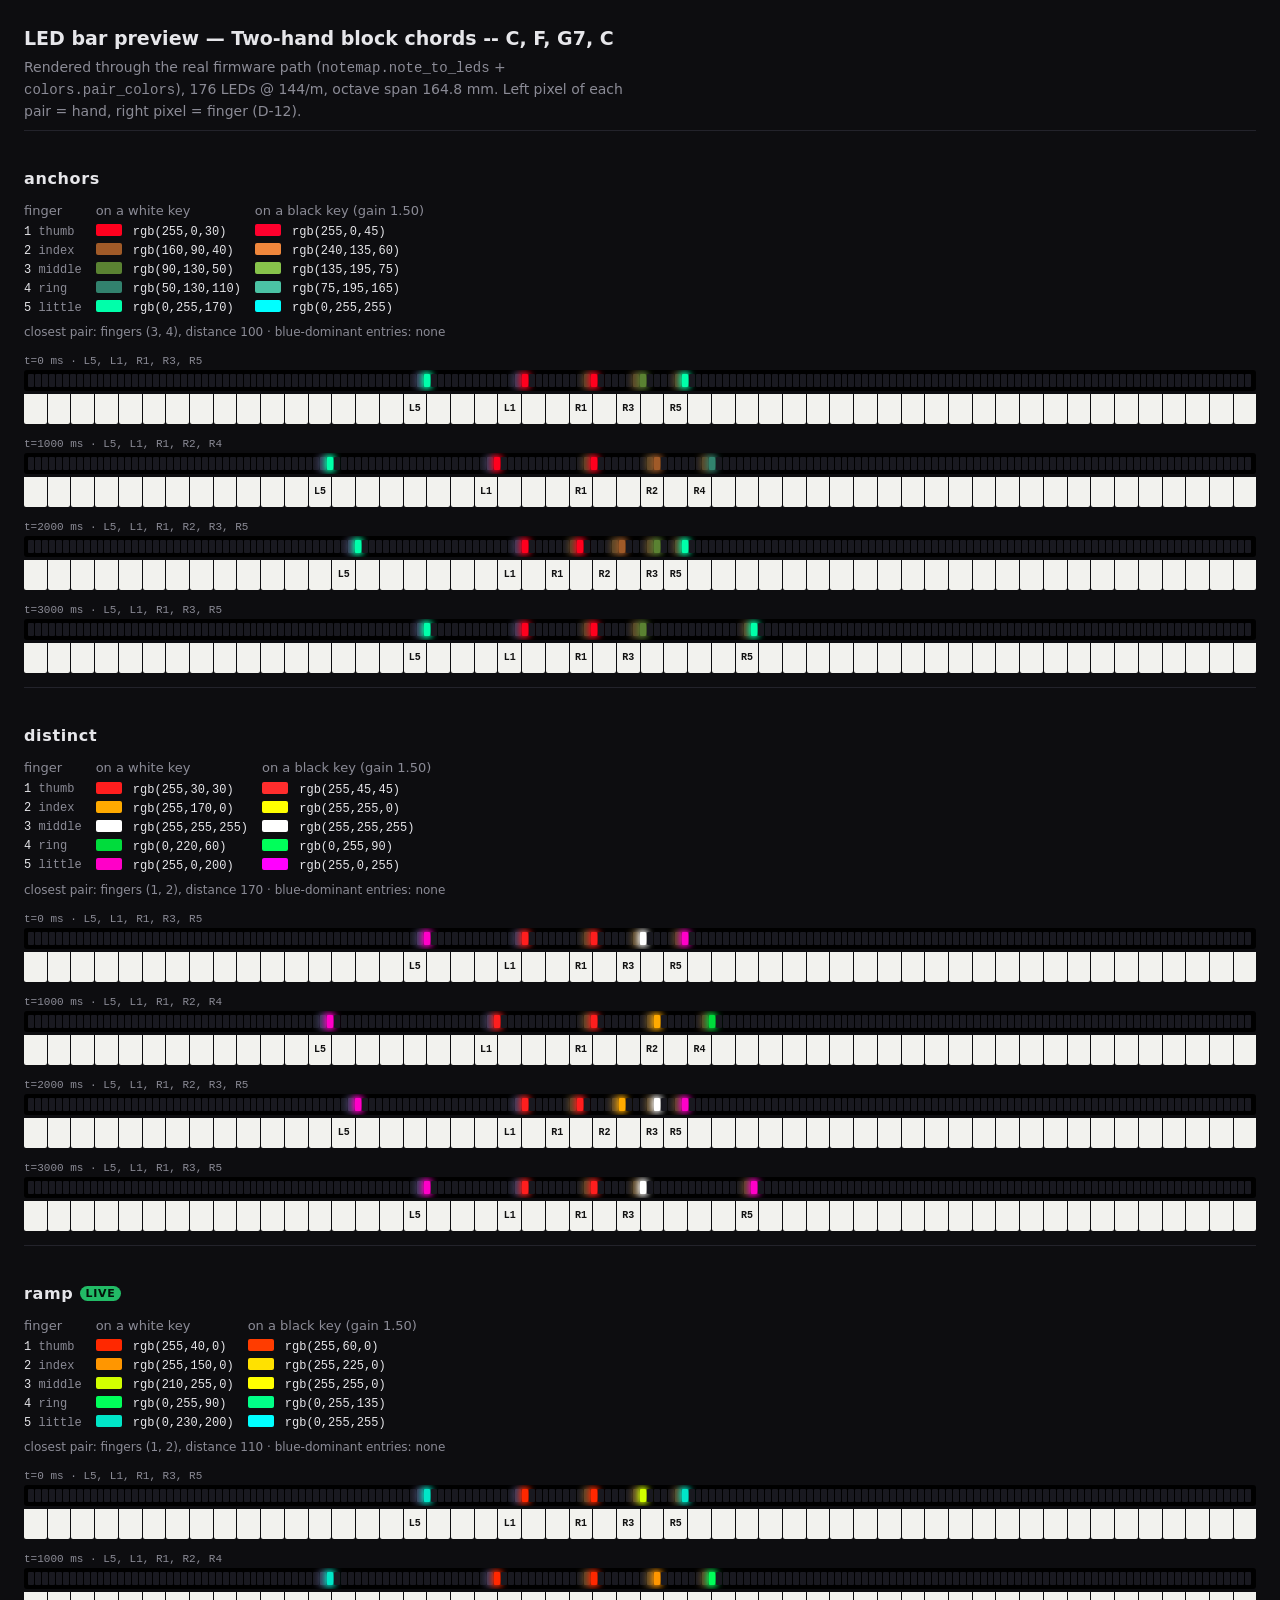
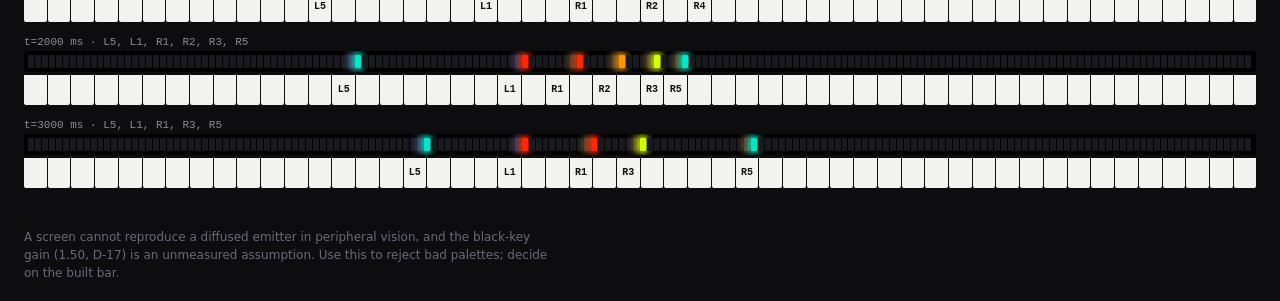
<file: tools/preview_bar.html>
<!doctype html>
<meta charset="utf-8">
<title>LED bar preview</title>
<style>
 :root{color-scheme:dark}
 body{margin:0;padding:24px;background:#0d0d10;color:#e6e6ea;
      font:14px/1.5 ui-sans-serif,system-ui,Segoe UI,sans-serif}
 h1{font-size:19px;margin:0 0 4px}
 h2{font-size:16px;margin:32px 0 8px;text-transform:lowercase;letter-spacing:.04em}
 .sub{color:#8b8b96;margin:0 0 8px;max-width:70ch}
 .live{font-size:11px;background:#2b6;color:#04120a;padding:1px 6px;border-radius:99px;
       vertical-align:middle;text-transform:uppercase;letter-spacing:.06em}
 section{border-top:1px solid #23232b;padding-top:4px}
 .strip{display:flex;gap:1px;background:#000;padding:4px;border-radius:3px;
        overflow-x:auto}
 .strip i{flex:1 0 3px;height:13px;border-radius:1px}
 .strip i.off{background:#191920}
 .keys{display:flex;gap:1px;margin-top:3px;overflow-x:auto}
 .keys b{flex:1 0 5px;height:30px;background:#f2f2ee;border-radius:0 0 2px 2px;
         color:#111;font:10px/30px ui-monospace,monospace;text-align:center;
         font-weight:600}
 .frame{margin:14px 0}
 .t{color:#8b8b96;font:11px ui-monospace,monospace;margin-bottom:3px}
 .sw-table{border-collapse:collapse;margin:6px 0;font-size:13px}
 .sw-table th{text-align:left;color:#8b8b96;font-weight:500;padding:2px 14px 2px 0}
 .sw-table td{padding:2px 14px 2px 0;font:12px ui-monospace,monospace}
 .nm{color:#8b8b96}
 .sw{display:inline-block;width:26px;height:12px;border-radius:2px;
     vertical-align:-1px;margin-right:4px}
 .meta{color:#8b8b96;font-size:12px;margin:2px 0 0}
 footer{margin-top:40px;color:#6a6a76;font-size:12px;max-width:70ch}
</style>
<h1>LED bar preview &mdash; Two-hand block chords -- C, F, G7, C</h1>
<p class="sub">Rendered through the real firmware path
(<code>notemap.note_to_leds</code> + <code>colors.pair_colors</code>), 176 LEDs @ 144/m,
octave span 164.8&nbsp;mm. Left pixel of each pair = hand, right pixel = finger (D-12).</p>
<section><h2>anchors</h2><table class="sw-table"><tr><th>finger</th><th>on a white key</th><th>on a black key (gain 1.50)</th></tr><tr><td>1 <span class="nm">thumb</span></td><td><span class="sw" style="background:rgb(255,0,30)"></span> rgb(255,0,30)</td><td><span class="sw" style="background:rgb(255,0,45)"></span> rgb(255,0,45)</td></tr><tr><td>2 <span class="nm">index</span></td><td><span class="sw" style="background:rgb(160,90,40)"></span> rgb(160,90,40)</td><td><span class="sw" style="background:rgb(240,135,60)"></span> rgb(240,135,60)</td></tr><tr><td>3 <span class="nm">middle</span></td><td><span class="sw" style="background:rgb(90,130,50)"></span> rgb(90,130,50)</td><td><span class="sw" style="background:rgb(135,195,75)"></span> rgb(135,195,75)</td></tr><tr><td>4 <span class="nm">ring</span></td><td><span class="sw" style="background:rgb(50,130,110)"></span> rgb(50,130,110)</td><td><span class="sw" style="background:rgb(75,195,165)"></span> rgb(75,195,165)</td></tr><tr><td>5 <span class="nm">little</span></td><td><span class="sw" style="background:rgb(0,255,170)"></span> rgb(0,255,170)</td><td><span class="sw" style="background:rgb(0,255,255)"></span> rgb(0,255,255)</td></tr></table><p class="meta">closest pair: fingers (3, 4), distance 100 &middot; blue-dominant entries: none</p><div class="frames"><div class="frame"><div class="t">t=0 ms &middot; L5, L1, R1, R3, R5</div><div class="strip"><i class="off"></i><i class="off"></i><i class="off"></i><i class="off"></i><i class="off"></i><i class="off"></i><i class="off"></i><i class="off"></i><i class="off"></i><i class="off"></i><i class="off"></i><i class="off"></i><i class="off"></i><i class="off"></i><i class="off"></i><i class="off"></i><i class="off"></i><i class="off"></i><i class="off"></i><i class="off"></i><i class="off"></i><i class="off"></i><i class="off"></i><i class="off"></i><i class="off"></i><i class="off"></i><i class="off"></i><i class="off"></i><i class="off"></i><i class="off"></i><i class="off"></i><i class="off"></i><i class="off"></i><i class="off"></i><i class="off"></i><i class="off"></i><i class="off"></i><i class="off"></i><i class="off"></i><i class="off"></i><i class="off"></i><i class="off"></i><i class="off"></i><i class="off"></i><i class="off"></i><i class="off"></i><i class="off"></i><i class="off"></i><i class="off"></i><i class="off"></i><i class="off"></i><i class="off"></i><i class="off"></i><i class="off"></i><i class="off"></i><i class="off"></i><i style="background:rgb(60,60,90);box-shadow:0 0 6px 2px rgb(60,60,90)"></i><i style="background:rgb(0,255,170);box-shadow:0 0 6px 2px rgb(0,255,170)"></i><i class="off"></i><i class="off"></i><i class="off"></i><i class="off"></i><i class="off"></i><i class="off"></i><i class="off"></i><i class="off"></i><i class="off"></i><i class="off"></i><i class="off"></i><i class="off"></i><i style="background:rgb(60,60,90);box-shadow:0 0 6px 2px rgb(60,60,90)"></i><i style="background:rgb(255,0,30);box-shadow:0 0 6px 2px rgb(255,0,30)"></i><i class="off"></i><i class="off"></i><i class="off"></i><i class="off"></i><i class="off"></i><i class="off"></i><i class="off"></i><i class="off"></i><i style="background:rgb(90,70,40);box-shadow:0 0 6px 2px rgb(90,70,40)"></i><i style="background:rgb(255,0,30);box-shadow:0 0 6px 2px rgb(255,0,30)"></i><i class="off"></i><i class="off"></i><i class="off"></i><i class="off"></i><i class="off"></i><i style="background:rgb(90,70,40);box-shadow:0 0 6px 2px rgb(90,70,40)"></i><i style="background:rgb(90,130,50);box-shadow:0 0 6px 2px rgb(90,130,50)"></i><i class="off"></i><i class="off"></i><i class="off"></i><i class="off"></i><i style="background:rgb(90,70,40);box-shadow:0 0 6px 2px rgb(90,70,40)"></i><i style="background:rgb(0,255,170);box-shadow:0 0 6px 2px rgb(0,255,170)"></i><i class="off"></i><i class="off"></i><i class="off"></i><i class="off"></i><i class="off"></i><i class="off"></i><i class="off"></i><i class="off"></i><i class="off"></i><i class="off"></i><i class="off"></i><i class="off"></i><i class="off"></i><i class="off"></i><i class="off"></i><i class="off"></i><i class="off"></i><i class="off"></i><i class="off"></i><i class="off"></i><i class="off"></i><i class="off"></i><i class="off"></i><i class="off"></i><i class="off"></i><i class="off"></i><i class="off"></i><i class="off"></i><i class="off"></i><i class="off"></i><i class="off"></i><i class="off"></i><i class="off"></i><i class="off"></i><i class="off"></i><i class="off"></i><i class="off"></i><i class="off"></i><i class="off"></i><i class="off"></i><i class="off"></i><i class="off"></i><i class="off"></i><i class="off"></i><i class="off"></i><i class="off"></i><i class="off"></i><i class="off"></i><i class="off"></i><i class="off"></i><i class="off"></i><i class="off"></i><i class="off"></i><i class="off"></i><i class="off"></i><i class="off"></i><i class="off"></i><i class="off"></i><i class="off"></i><i class="off"></i><i class="off"></i><i class="off"></i><i class="off"></i><i class="off"></i><i class="off"></i><i class="off"></i><i class="off"></i><i class="off"></i><i class="off"></i><i class="off"></i><i class="off"></i><i class="off"></i><i class="off"></i><i class="off"></i><i class="off"></i><i class="off"></i><i class="off"></i><i class="off"></i><i class="off"></i><i class="off"></i><i class="off"></i></div><div class="keys"><b class="w"></b><b class="w"></b><b class="w"></b><b class="w"></b><b class="w"></b><b class="w"></b><b class="w"></b><b class="w"></b><b class="w"></b><b class="w"></b><b class="w"></b><b class="w"></b><b class="w"></b><b class="w"></b><b class="w"></b><b class="w"></b><b class="w style="background:rgb(0,230,200)"">L5</b><b class="w"></b><b class="w"></b><b class="w"></b><b class="w style="background:rgb(255,40,0)"">L1</b><b class="w"></b><b class="w"></b><b class="w style="background:rgb(255,40,0)"">R1</b><b class="w"></b><b class="w style="background:rgb(210,255,0)"">R3</b><b class="w"></b><b class="w style="background:rgb(0,230,200)"">R5</b><b class="w"></b><b class="w"></b><b class="w"></b><b class="w"></b><b class="w"></b><b class="w"></b><b class="w"></b><b class="w"></b><b class="w"></b><b class="w"></b><b class="w"></b><b class="w"></b><b class="w"></b><b class="w"></b><b class="w"></b><b class="w"></b><b class="w"></b><b class="w"></b><b class="w"></b><b class="w"></b><b class="w"></b><b class="w"></b><b class="w"></b><b class="w"></b></div></div><div class="frame"><div class="t">t=1000 ms &middot; L5, L1, R1, R2, R4</div><div class="strip"><i class="off"></i><i class="off"></i><i class="off"></i><i class="off"></i><i class="off"></i><i class="off"></i><i class="off"></i><i class="off"></i><i class="off"></i><i class="off"></i><i class="off"></i><i class="off"></i><i class="off"></i><i class="off"></i><i class="off"></i><i class="off"></i><i class="off"></i><i class="off"></i><i class="off"></i><i class="off"></i><i class="off"></i><i class="off"></i><i class="off"></i><i class="off"></i><i class="off"></i><i class="off"></i><i class="off"></i><i class="off"></i><i class="off"></i><i class="off"></i><i class="off"></i><i class="off"></i><i class="off"></i><i class="off"></i><i class="off"></i><i class="off"></i><i class="off"></i><i class="off"></i><i class="off"></i><i class="off"></i><i class="off"></i><i class="off"></i><i style="background:rgb(60,60,90);box-shadow:0 0 6px 2px rgb(60,60,90)"></i><i style="background:rgb(0,255,170);box-shadow:0 0 6px 2px rgb(0,255,170)"></i><i class="off"></i><i class="off"></i><i class="off"></i><i class="off"></i><i class="off"></i><i class="off"></i><i class="off"></i><i class="off"></i><i class="off"></i><i class="off"></i><i class="off"></i><i class="off"></i><i class="off"></i><i class="off"></i><i class="off"></i><i class="off"></i><i class="off"></i><i class="off"></i><i class="off"></i><i class="off"></i><i class="off"></i><i class="off"></i><i style="background:rgb(60,60,90);box-shadow:0 0 6px 2px rgb(60,60,90)"></i><i style="background:rgb(255,0,30);box-shadow:0 0 6px 2px rgb(255,0,30)"></i><i class="off"></i><i class="off"></i><i class="off"></i><i class="off"></i><i class="off"></i><i class="off"></i><i class="off"></i><i class="off"></i><i class="off"></i><i class="off"></i><i class="off"></i><i class="off"></i><i style="background:rgb(90,70,40);box-shadow:0 0 6px 2px rgb(90,70,40)"></i><i style="background:rgb(255,0,30);box-shadow:0 0 6px 2px rgb(255,0,30)"></i><i class="off"></i><i class="off"></i><i class="off"></i><i class="off"></i><i class="off"></i><i class="off"></i><i class="off"></i><i style="background:rgb(90,70,40);box-shadow:0 0 6px 2px rgb(90,70,40)"></i><i style="background:rgb(160,90,40);box-shadow:0 0 6px 2px rgb(160,90,40)"></i><i class="off"></i><i class="off"></i><i class="off"></i><i class="off"></i><i class="off"></i><i class="off"></i><i style="background:rgb(90,70,40);box-shadow:0 0 6px 2px rgb(90,70,40)"></i><i style="background:rgb(50,130,110);box-shadow:0 0 6px 2px rgb(50,130,110)"></i><i class="off"></i><i class="off"></i><i class="off"></i><i class="off"></i><i class="off"></i><i class="off"></i><i class="off"></i><i class="off"></i><i class="off"></i><i class="off"></i><i class="off"></i><i class="off"></i><i class="off"></i><i class="off"></i><i class="off"></i><i class="off"></i><i class="off"></i><i class="off"></i><i class="off"></i><i class="off"></i><i class="off"></i><i class="off"></i><i class="off"></i><i class="off"></i><i class="off"></i><i class="off"></i><i class="off"></i><i class="off"></i><i class="off"></i><i class="off"></i><i class="off"></i><i class="off"></i><i class="off"></i><i class="off"></i><i class="off"></i><i class="off"></i><i class="off"></i><i class="off"></i><i class="off"></i><i class="off"></i><i class="off"></i><i class="off"></i><i class="off"></i><i class="off"></i><i class="off"></i><i class="off"></i><i class="off"></i><i class="off"></i><i class="off"></i><i class="off"></i><i class="off"></i><i class="off"></i><i class="off"></i><i class="off"></i><i class="off"></i><i class="off"></i><i class="off"></i><i class="off"></i><i class="off"></i><i class="off"></i><i class="off"></i><i class="off"></i><i class="off"></i><i class="off"></i><i class="off"></i><i class="off"></i><i class="off"></i><i class="off"></i><i class="off"></i><i class="off"></i><i class="off"></i><i class="off"></i><i class="off"></i><i class="off"></i><i class="off"></i><i class="off"></i><i class="off"></i></div><div class="keys"><b class="w"></b><b class="w"></b><b class="w"></b><b class="w"></b><b class="w"></b><b class="w"></b><b class="w"></b><b class="w"></b><b class="w"></b><b class="w"></b><b class="w"></b><b class="w"></b><b class="w style="background:rgb(0,230,200)"">L5</b><b class="w"></b><b class="w"></b><b class="w"></b><b class="w"></b><b class="w"></b><b class="w"></b><b class="w style="background:rgb(255,40,0)"">L1</b><b class="w"></b><b class="w"></b><b class="w"></b><b class="w style="background:rgb(255,40,0)"">R1</b><b class="w"></b><b class="w"></b><b class="w style="background:rgb(255,150,0)"">R2</b><b class="w"></b><b class="w style="background:rgb(0,255,90)"">R4</b><b class="w"></b><b class="w"></b><b class="w"></b><b class="w"></b><b class="w"></b><b class="w"></b><b class="w"></b><b class="w"></b><b class="w"></b><b class="w"></b><b class="w"></b><b class="w"></b><b class="w"></b><b class="w"></b><b class="w"></b><b class="w"></b><b class="w"></b><b class="w"></b><b class="w"></b><b class="w"></b><b class="w"></b><b class="w"></b><b class="w"></b></div></div><div class="frame"><div class="t">t=2000 ms &middot; L5, L1, R1, R2, R3, R5</div><div class="strip"><i class="off"></i><i class="off"></i><i class="off"></i><i class="off"></i><i class="off"></i><i class="off"></i><i class="off"></i><i class="off"></i><i class="off"></i><i class="off"></i><i class="off"></i><i class="off"></i><i class="off"></i><i class="off"></i><i class="off"></i><i class="off"></i><i class="off"></i><i class="off"></i><i class="off"></i><i class="off"></i><i class="off"></i><i class="off"></i><i class="off"></i><i class="off"></i><i class="off"></i><i class="off"></i><i class="off"></i><i class="off"></i><i class="off"></i><i class="off"></i><i class="off"></i><i class="off"></i><i class="off"></i><i class="off"></i><i class="off"></i><i class="off"></i><i class="off"></i><i class="off"></i><i class="off"></i><i class="off"></i><i class="off"></i><i class="off"></i><i class="off"></i><i class="off"></i><i class="off"></i><i class="off"></i><i style="background:rgb(60,60,90);box-shadow:0 0 6px 2px rgb(60,60,90)"></i><i style="background:rgb(0,255,170);box-shadow:0 0 6px 2px rgb(0,255,170)"></i><i class="off"></i><i class="off"></i><i class="off"></i><i class="off"></i><i class="off"></i><i class="off"></i><i class="off"></i><i class="off"></i><i class="off"></i><i class="off"></i><i class="off"></i><i class="off"></i><i class="off"></i><i class="off"></i><i class="off"></i><i class="off"></i><i class="off"></i><i class="off"></i><i class="off"></i><i class="off"></i><i class="off"></i><i class="off"></i><i style="background:rgb(60,60,90);box-shadow:0 0 6px 2px rgb(60,60,90)"></i><i style="background:rgb(255,0,30);box-shadow:0 0 6px 2px rgb(255,0,30)"></i><i class="off"></i><i class="off"></i><i class="off"></i><i class="off"></i><i class="off"></i><i class="off"></i><i style="background:rgb(90,70,40);box-shadow:0 0 6px 2px rgb(90,70,40)"></i><i style="background:rgb(255,0,30);box-shadow:0 0 6px 2px rgb(255,0,30)"></i><i class="off"></i><i class="off"></i><i class="off"></i><i class="off"></i><i style="background:rgb(90,70,40);box-shadow:0 0 6px 2px rgb(90,70,40)"></i><i style="background:rgb(160,90,40);box-shadow:0 0 6px 2px rgb(160,90,40)"></i><i class="off"></i><i class="off"></i><i class="off"></i><i style="background:rgb(90,70,40);box-shadow:0 0 6px 2px rgb(90,70,40)"></i><i style="background:rgb(90,130,50);box-shadow:0 0 6px 2px rgb(90,130,50)"></i><i class="off"></i><i class="off"></i><i style="background:rgb(90,70,40);box-shadow:0 0 6px 2px rgb(90,70,40)"></i><i style="background:rgb(0,255,170);box-shadow:0 0 6px 2px rgb(0,255,170)"></i><i class="off"></i><i class="off"></i><i class="off"></i><i class="off"></i><i class="off"></i><i class="off"></i><i class="off"></i><i class="off"></i><i class="off"></i><i class="off"></i><i class="off"></i><i class="off"></i><i class="off"></i><i class="off"></i><i class="off"></i><i class="off"></i><i class="off"></i><i class="off"></i><i class="off"></i><i class="off"></i><i class="off"></i><i class="off"></i><i class="off"></i><i class="off"></i><i class="off"></i><i class="off"></i><i class="off"></i><i class="off"></i><i class="off"></i><i class="off"></i><i class="off"></i><i class="off"></i><i class="off"></i><i class="off"></i><i class="off"></i><i class="off"></i><i class="off"></i><i class="off"></i><i class="off"></i><i class="off"></i><i class="off"></i><i class="off"></i><i class="off"></i><i class="off"></i><i class="off"></i><i class="off"></i><i class="off"></i><i class="off"></i><i class="off"></i><i class="off"></i><i class="off"></i><i class="off"></i><i class="off"></i><i class="off"></i><i class="off"></i><i class="off"></i><i class="off"></i><i class="off"></i><i class="off"></i><i class="off"></i><i class="off"></i><i class="off"></i><i class="off"></i><i class="off"></i><i class="off"></i><i class="off"></i><i class="off"></i><i class="off"></i><i class="off"></i><i class="off"></i><i class="off"></i><i class="off"></i><i class="off"></i><i class="off"></i><i class="off"></i><i class="off"></i><i class="off"></i><i class="off"></i><i class="off"></i><i class="off"></i><i class="off"></i></div><div class="keys"><b class="w"></b><b class="w"></b><b class="w"></b><b class="w"></b><b class="w"></b><b class="w"></b><b class="w"></b><b class="w"></b><b class="w"></b><b class="w"></b><b class="w"></b><b class="w"></b><b class="w"></b><b class="w style="background:rgb(0,230,200)"">L5</b><b class="w"></b><b class="w"></b><b class="w"></b><b class="w"></b><b class="w"></b><b class="w"></b><b class="w style="background:rgb(255,40,0)"">L1</b><b class="w"></b><b class="w style="background:rgb(255,40,0)"">R1</b><b class="w"></b><b class="w style="background:rgb(255,150,0)"">R2</b><b class="w"></b><b class="w style="background:rgb(210,255,0)"">R3</b><b class="w style="background:rgb(0,230,200)"">R5</b><b class="w"></b><b class="w"></b><b class="w"></b><b class="w"></b><b class="w"></b><b class="w"></b><b class="w"></b><b class="w"></b><b class="w"></b><b class="w"></b><b class="w"></b><b class="w"></b><b class="w"></b><b class="w"></b><b class="w"></b><b class="w"></b><b class="w"></b><b class="w"></b><b class="w"></b><b class="w"></b><b class="w"></b><b class="w"></b><b class="w"></b><b class="w"></b></div></div><div class="frame"><div class="t">t=3000 ms &middot; L5, L1, R1, R3, R5</div><div class="strip"><i class="off"></i><i class="off"></i><i class="off"></i><i class="off"></i><i class="off"></i><i class="off"></i><i class="off"></i><i class="off"></i><i class="off"></i><i class="off"></i><i class="off"></i><i class="off"></i><i class="off"></i><i class="off"></i><i class="off"></i><i class="off"></i><i class="off"></i><i class="off"></i><i class="off"></i><i class="off"></i><i class="off"></i><i class="off"></i><i class="off"></i><i class="off"></i><i class="off"></i><i class="off"></i><i class="off"></i><i class="off"></i><i class="off"></i><i class="off"></i><i class="off"></i><i class="off"></i><i class="off"></i><i class="off"></i><i class="off"></i><i class="off"></i><i class="off"></i><i class="off"></i><i class="off"></i><i class="off"></i><i class="off"></i><i class="off"></i><i class="off"></i><i class="off"></i><i class="off"></i><i class="off"></i><i class="off"></i><i class="off"></i><i class="off"></i><i class="off"></i><i class="off"></i><i class="off"></i><i class="off"></i><i class="off"></i><i class="off"></i><i class="off"></i><i style="background:rgb(60,60,90);box-shadow:0 0 6px 2px rgb(60,60,90)"></i><i style="background:rgb(0,255,170);box-shadow:0 0 6px 2px rgb(0,255,170)"></i><i class="off"></i><i class="off"></i><i class="off"></i><i class="off"></i><i class="off"></i><i class="off"></i><i class="off"></i><i class="off"></i><i class="off"></i><i class="off"></i><i class="off"></i><i class="off"></i><i style="background:rgb(60,60,90);box-shadow:0 0 6px 2px rgb(60,60,90)"></i><i style="background:rgb(255,0,30);box-shadow:0 0 6px 2px rgb(255,0,30)"></i><i class="off"></i><i class="off"></i><i class="off"></i><i class="off"></i><i class="off"></i><i class="off"></i><i class="off"></i><i class="off"></i><i style="background:rgb(90,70,40);box-shadow:0 0 6px 2px rgb(90,70,40)"></i><i style="background:rgb(255,0,30);box-shadow:0 0 6px 2px rgb(255,0,30)"></i><i class="off"></i><i class="off"></i><i class="off"></i><i class="off"></i><i class="off"></i><i style="background:rgb(90,70,40);box-shadow:0 0 6px 2px rgb(90,70,40)"></i><i style="background:rgb(90,130,50);box-shadow:0 0 6px 2px rgb(90,130,50)"></i><i class="off"></i><i class="off"></i><i class="off"></i><i class="off"></i><i class="off"></i><i class="off"></i><i class="off"></i><i class="off"></i><i class="off"></i><i class="off"></i><i class="off"></i><i class="off"></i><i class="off"></i><i class="off"></i><i style="background:rgb(90,70,40);box-shadow:0 0 6px 2px rgb(90,70,40)"></i><i style="background:rgb(0,255,170);box-shadow:0 0 6px 2px rgb(0,255,170)"></i><i class="off"></i><i class="off"></i><i class="off"></i><i class="off"></i><i class="off"></i><i class="off"></i><i class="off"></i><i class="off"></i><i class="off"></i><i class="off"></i><i class="off"></i><i class="off"></i><i class="off"></i><i class="off"></i><i class="off"></i><i class="off"></i><i class="off"></i><i class="off"></i><i class="off"></i><i class="off"></i><i class="off"></i><i class="off"></i><i class="off"></i><i class="off"></i><i class="off"></i><i class="off"></i><i class="off"></i><i class="off"></i><i class="off"></i><i class="off"></i><i class="off"></i><i class="off"></i><i class="off"></i><i class="off"></i><i class="off"></i><i class="off"></i><i class="off"></i><i class="off"></i><i class="off"></i><i class="off"></i><i class="off"></i><i class="off"></i><i class="off"></i><i class="off"></i><i class="off"></i><i class="off"></i><i class="off"></i><i class="off"></i><i class="off"></i><i class="off"></i><i class="off"></i><i class="off"></i><i class="off"></i><i class="off"></i><i class="off"></i><i class="off"></i><i class="off"></i><i class="off"></i><i class="off"></i><i class="off"></i><i class="off"></i><i class="off"></i><i class="off"></i><i class="off"></i><i class="off"></i><i class="off"></i><i class="off"></i><i class="off"></i><i class="off"></i><i class="off"></i><i class="off"></i></div><div class="keys"><b class="w"></b><b class="w"></b><b class="w"></b><b class="w"></b><b class="w"></b><b class="w"></b><b class="w"></b><b class="w"></b><b class="w"></b><b class="w"></b><b class="w"></b><b class="w"></b><b class="w"></b><b class="w"></b><b class="w"></b><b class="w"></b><b class="w style="background:rgb(0,230,200)"">L5</b><b class="w"></b><b class="w"></b><b class="w"></b><b class="w style="background:rgb(255,40,0)"">L1</b><b class="w"></b><b class="w"></b><b class="w style="background:rgb(255,40,0)"">R1</b><b class="w"></b><b class="w style="background:rgb(210,255,0)"">R3</b><b class="w"></b><b class="w"></b><b class="w"></b><b class="w"></b><b class="w style="background:rgb(0,230,200)"">R5</b><b class="w"></b><b class="w"></b><b class="w"></b><b class="w"></b><b class="w"></b><b class="w"></b><b class="w"></b><b class="w"></b><b class="w"></b><b class="w"></b><b class="w"></b><b class="w"></b><b class="w"></b><b class="w"></b><b class="w"></b><b class="w"></b><b class="w"></b><b class="w"></b><b class="w"></b><b class="w"></b><b class="w"></b></div></div></div></section><section><h2>distinct</h2><table class="sw-table"><tr><th>finger</th><th>on a white key</th><th>on a black key (gain 1.50)</th></tr><tr><td>1 <span class="nm">thumb</span></td><td><span class="sw" style="background:rgb(255,30,30)"></span> rgb(255,30,30)</td><td><span class="sw" style="background:rgb(255,45,45)"></span> rgb(255,45,45)</td></tr><tr><td>2 <span class="nm">index</span></td><td><span class="sw" style="background:rgb(255,170,0)"></span> rgb(255,170,0)</td><td><span class="sw" style="background:rgb(255,255,0)"></span> rgb(255,255,0)</td></tr><tr><td>3 <span class="nm">middle</span></td><td><span class="sw" style="background:rgb(255,255,255)"></span> rgb(255,255,255)</td><td><span class="sw" style="background:rgb(255,255,255)"></span> rgb(255,255,255)</td></tr><tr><td>4 <span class="nm">ring</span></td><td><span class="sw" style="background:rgb(0,220,60)"></span> rgb(0,220,60)</td><td><span class="sw" style="background:rgb(0,255,90)"></span> rgb(0,255,90)</td></tr><tr><td>5 <span class="nm">little</span></td><td><span class="sw" style="background:rgb(255,0,200)"></span> rgb(255,0,200)</td><td><span class="sw" style="background:rgb(255,0,255)"></span> rgb(255,0,255)</td></tr></table><p class="meta">closest pair: fingers (1, 2), distance 170 &middot; blue-dominant entries: none</p><div class="frames"><div class="frame"><div class="t">t=0 ms &middot; L5, L1, R1, R3, R5</div><div class="strip"><i class="off"></i><i class="off"></i><i class="off"></i><i class="off"></i><i class="off"></i><i class="off"></i><i class="off"></i><i class="off"></i><i class="off"></i><i class="off"></i><i class="off"></i><i class="off"></i><i class="off"></i><i class="off"></i><i class="off"></i><i class="off"></i><i class="off"></i><i class="off"></i><i class="off"></i><i class="off"></i><i class="off"></i><i class="off"></i><i class="off"></i><i class="off"></i><i class="off"></i><i class="off"></i><i class="off"></i><i class="off"></i><i class="off"></i><i class="off"></i><i class="off"></i><i class="off"></i><i class="off"></i><i class="off"></i><i class="off"></i><i class="off"></i><i class="off"></i><i class="off"></i><i class="off"></i><i class="off"></i><i class="off"></i><i class="off"></i><i class="off"></i><i class="off"></i><i class="off"></i><i class="off"></i><i class="off"></i><i class="off"></i><i class="off"></i><i class="off"></i><i class="off"></i><i class="off"></i><i class="off"></i><i class="off"></i><i class="off"></i><i class="off"></i><i style="background:rgb(60,60,90);box-shadow:0 0 6px 2px rgb(60,60,90)"></i><i style="background:rgb(255,0,200);box-shadow:0 0 6px 2px rgb(255,0,200)"></i><i class="off"></i><i class="off"></i><i class="off"></i><i class="off"></i><i class="off"></i><i class="off"></i><i class="off"></i><i class="off"></i><i class="off"></i><i class="off"></i><i class="off"></i><i class="off"></i><i style="background:rgb(60,60,90);box-shadow:0 0 6px 2px rgb(60,60,90)"></i><i style="background:rgb(255,30,30);box-shadow:0 0 6px 2px rgb(255,30,30)"></i><i class="off"></i><i class="off"></i><i class="off"></i><i class="off"></i><i class="off"></i><i class="off"></i><i class="off"></i><i class="off"></i><i style="background:rgb(90,70,40);box-shadow:0 0 6px 2px rgb(90,70,40)"></i><i style="background:rgb(255,30,30);box-shadow:0 0 6px 2px rgb(255,30,30)"></i><i class="off"></i><i class="off"></i><i class="off"></i><i class="off"></i><i class="off"></i><i style="background:rgb(90,70,40);box-shadow:0 0 6px 2px rgb(90,70,40)"></i><i style="background:rgb(255,255,255);box-shadow:0 0 6px 2px rgb(255,255,255)"></i><i class="off"></i><i class="off"></i><i class="off"></i><i class="off"></i><i style="background:rgb(90,70,40);box-shadow:0 0 6px 2px rgb(90,70,40)"></i><i style="background:rgb(255,0,200);box-shadow:0 0 6px 2px rgb(255,0,200)"></i><i class="off"></i><i class="off"></i><i class="off"></i><i class="off"></i><i class="off"></i><i class="off"></i><i class="off"></i><i class="off"></i><i class="off"></i><i class="off"></i><i class="off"></i><i class="off"></i><i class="off"></i><i class="off"></i><i class="off"></i><i class="off"></i><i class="off"></i><i class="off"></i><i class="off"></i><i class="off"></i><i class="off"></i><i class="off"></i><i class="off"></i><i class="off"></i><i class="off"></i><i class="off"></i><i class="off"></i><i class="off"></i><i class="off"></i><i class="off"></i><i class="off"></i><i class="off"></i><i class="off"></i><i class="off"></i><i class="off"></i><i class="off"></i><i class="off"></i><i class="off"></i><i class="off"></i><i class="off"></i><i class="off"></i><i class="off"></i><i class="off"></i><i class="off"></i><i class="off"></i><i class="off"></i><i class="off"></i><i class="off"></i><i class="off"></i><i class="off"></i><i class="off"></i><i class="off"></i><i class="off"></i><i class="off"></i><i class="off"></i><i class="off"></i><i class="off"></i><i class="off"></i><i class="off"></i><i class="off"></i><i class="off"></i><i class="off"></i><i class="off"></i><i class="off"></i><i class="off"></i><i class="off"></i><i class="off"></i><i class="off"></i><i class="off"></i><i class="off"></i><i class="off"></i><i class="off"></i><i class="off"></i><i class="off"></i><i class="off"></i><i class="off"></i><i class="off"></i><i class="off"></i><i class="off"></i><i class="off"></i><i class="off"></i></div><div class="keys"><b class="w"></b><b class="w"></b><b class="w"></b><b class="w"></b><b class="w"></b><b class="w"></b><b class="w"></b><b class="w"></b><b class="w"></b><b class="w"></b><b class="w"></b><b class="w"></b><b class="w"></b><b class="w"></b><b class="w"></b><b class="w"></b><b class="w style="background:rgb(0,230,200)"">L5</b><b class="w"></b><b class="w"></b><b class="w"></b><b class="w style="background:rgb(255,40,0)"">L1</b><b class="w"></b><b class="w"></b><b class="w style="background:rgb(255,40,0)"">R1</b><b class="w"></b><b class="w style="background:rgb(210,255,0)"">R3</b><b class="w"></b><b class="w style="background:rgb(0,230,200)"">R5</b><b class="w"></b><b class="w"></b><b class="w"></b><b class="w"></b><b class="w"></b><b class="w"></b><b class="w"></b><b class="w"></b><b class="w"></b><b class="w"></b><b class="w"></b><b class="w"></b><b class="w"></b><b class="w"></b><b class="w"></b><b class="w"></b><b class="w"></b><b class="w"></b><b class="w"></b><b class="w"></b><b class="w"></b><b class="w"></b><b class="w"></b><b class="w"></b></div></div><div class="frame"><div class="t">t=1000 ms &middot; L5, L1, R1, R2, R4</div><div class="strip"><i class="off"></i><i class="off"></i><i class="off"></i><i class="off"></i><i class="off"></i><i class="off"></i><i class="off"></i><i class="off"></i><i class="off"></i><i class="off"></i><i class="off"></i><i class="off"></i><i class="off"></i><i class="off"></i><i class="off"></i><i class="off"></i><i class="off"></i><i class="off"></i><i class="off"></i><i class="off"></i><i class="off"></i><i class="off"></i><i class="off"></i><i class="off"></i><i class="off"></i><i class="off"></i><i class="off"></i><i class="off"></i><i class="off"></i><i class="off"></i><i class="off"></i><i class="off"></i><i class="off"></i><i class="off"></i><i class="off"></i><i class="off"></i><i class="off"></i><i class="off"></i><i class="off"></i><i class="off"></i><i class="off"></i><i class="off"></i><i style="background:rgb(60,60,90);box-shadow:0 0 6px 2px rgb(60,60,90)"></i><i style="background:rgb(255,0,200);box-shadow:0 0 6px 2px rgb(255,0,200)"></i><i class="off"></i><i class="off"></i><i class="off"></i><i class="off"></i><i class="off"></i><i class="off"></i><i class="off"></i><i class="off"></i><i class="off"></i><i class="off"></i><i class="off"></i><i class="off"></i><i class="off"></i><i class="off"></i><i class="off"></i><i class="off"></i><i class="off"></i><i class="off"></i><i class="off"></i><i class="off"></i><i class="off"></i><i class="off"></i><i style="background:rgb(60,60,90);box-shadow:0 0 6px 2px rgb(60,60,90)"></i><i style="background:rgb(255,30,30);box-shadow:0 0 6px 2px rgb(255,30,30)"></i><i class="off"></i><i class="off"></i><i class="off"></i><i class="off"></i><i class="off"></i><i class="off"></i><i class="off"></i><i class="off"></i><i class="off"></i><i class="off"></i><i class="off"></i><i class="off"></i><i style="background:rgb(90,70,40);box-shadow:0 0 6px 2px rgb(90,70,40)"></i><i style="background:rgb(255,30,30);box-shadow:0 0 6px 2px rgb(255,30,30)"></i><i class="off"></i><i class="off"></i><i class="off"></i><i class="off"></i><i class="off"></i><i class="off"></i><i class="off"></i><i style="background:rgb(90,70,40);box-shadow:0 0 6px 2px rgb(90,70,40)"></i><i style="background:rgb(255,170,0);box-shadow:0 0 6px 2px rgb(255,170,0)"></i><i class="off"></i><i class="off"></i><i class="off"></i><i class="off"></i><i class="off"></i><i class="off"></i><i style="background:rgb(90,70,40);box-shadow:0 0 6px 2px rgb(90,70,40)"></i><i style="background:rgb(0,220,60);box-shadow:0 0 6px 2px rgb(0,220,60)"></i><i class="off"></i><i class="off"></i><i class="off"></i><i class="off"></i><i class="off"></i><i class="off"></i><i class="off"></i><i class="off"></i><i class="off"></i><i class="off"></i><i class="off"></i><i class="off"></i><i class="off"></i><i class="off"></i><i class="off"></i><i class="off"></i><i class="off"></i><i class="off"></i><i class="off"></i><i class="off"></i><i class="off"></i><i class="off"></i><i class="off"></i><i class="off"></i><i class="off"></i><i class="off"></i><i class="off"></i><i class="off"></i><i class="off"></i><i class="off"></i><i class="off"></i><i class="off"></i><i class="off"></i><i class="off"></i><i class="off"></i><i class="off"></i><i class="off"></i><i class="off"></i><i class="off"></i><i class="off"></i><i class="off"></i><i class="off"></i><i class="off"></i><i class="off"></i><i class="off"></i><i class="off"></i><i class="off"></i><i class="off"></i><i class="off"></i><i class="off"></i><i class="off"></i><i class="off"></i><i class="off"></i><i class="off"></i><i class="off"></i><i class="off"></i><i class="off"></i><i class="off"></i><i class="off"></i><i class="off"></i><i class="off"></i><i class="off"></i><i class="off"></i><i class="off"></i><i class="off"></i><i class="off"></i><i class="off"></i><i class="off"></i><i class="off"></i><i class="off"></i><i class="off"></i><i class="off"></i><i class="off"></i><i class="off"></i><i class="off"></i><i class="off"></i><i class="off"></i></div><div class="keys"><b class="w"></b><b class="w"></b><b class="w"></b><b class="w"></b><b class="w"></b><b class="w"></b><b class="w"></b><b class="w"></b><b class="w"></b><b class="w"></b><b class="w"></b><b class="w"></b><b class="w style="background:rgb(0,230,200)"">L5</b><b class="w"></b><b class="w"></b><b class="w"></b><b class="w"></b><b class="w"></b><b class="w"></b><b class="w style="background:rgb(255,40,0)"">L1</b><b class="w"></b><b class="w"></b><b class="w"></b><b class="w style="background:rgb(255,40,0)"">R1</b><b class="w"></b><b class="w"></b><b class="w style="background:rgb(255,150,0)"">R2</b><b class="w"></b><b class="w style="background:rgb(0,255,90)"">R4</b><b class="w"></b><b class="w"></b><b class="w"></b><b class="w"></b><b class="w"></b><b class="w"></b><b class="w"></b><b class="w"></b><b class="w"></b><b class="w"></b><b class="w"></b><b class="w"></b><b class="w"></b><b class="w"></b><b class="w"></b><b class="w"></b><b class="w"></b><b class="w"></b><b class="w"></b><b class="w"></b><b class="w"></b><b class="w"></b><b class="w"></b></div></div><div class="frame"><div class="t">t=2000 ms &middot; L5, L1, R1, R2, R3, R5</div><div class="strip"><i class="off"></i><i class="off"></i><i class="off"></i><i class="off"></i><i class="off"></i><i class="off"></i><i class="off"></i><i class="off"></i><i class="off"></i><i class="off"></i><i class="off"></i><i class="off"></i><i class="off"></i><i class="off"></i><i class="off"></i><i class="off"></i><i class="off"></i><i class="off"></i><i class="off"></i><i class="off"></i><i class="off"></i><i class="off"></i><i class="off"></i><i class="off"></i><i class="off"></i><i class="off"></i><i class="off"></i><i class="off"></i><i class="off"></i><i class="off"></i><i class="off"></i><i class="off"></i><i class="off"></i><i class="off"></i><i class="off"></i><i class="off"></i><i class="off"></i><i class="off"></i><i class="off"></i><i class="off"></i><i class="off"></i><i class="off"></i><i class="off"></i><i class="off"></i><i class="off"></i><i class="off"></i><i style="background:rgb(60,60,90);box-shadow:0 0 6px 2px rgb(60,60,90)"></i><i style="background:rgb(255,0,200);box-shadow:0 0 6px 2px rgb(255,0,200)"></i><i class="off"></i><i class="off"></i><i class="off"></i><i class="off"></i><i class="off"></i><i class="off"></i><i class="off"></i><i class="off"></i><i class="off"></i><i class="off"></i><i class="off"></i><i class="off"></i><i class="off"></i><i class="off"></i><i class="off"></i><i class="off"></i><i class="off"></i><i class="off"></i><i class="off"></i><i class="off"></i><i class="off"></i><i class="off"></i><i style="background:rgb(60,60,90);box-shadow:0 0 6px 2px rgb(60,60,90)"></i><i style="background:rgb(255,30,30);box-shadow:0 0 6px 2px rgb(255,30,30)"></i><i class="off"></i><i class="off"></i><i class="off"></i><i class="off"></i><i class="off"></i><i class="off"></i><i style="background:rgb(90,70,40);box-shadow:0 0 6px 2px rgb(90,70,40)"></i><i style="background:rgb(255,30,30);box-shadow:0 0 6px 2px rgb(255,30,30)"></i><i class="off"></i><i class="off"></i><i class="off"></i><i class="off"></i><i style="background:rgb(90,70,40);box-shadow:0 0 6px 2px rgb(90,70,40)"></i><i style="background:rgb(255,170,0);box-shadow:0 0 6px 2px rgb(255,170,0)"></i><i class="off"></i><i class="off"></i><i class="off"></i><i style="background:rgb(90,70,40);box-shadow:0 0 6px 2px rgb(90,70,40)"></i><i style="background:rgb(255,255,255);box-shadow:0 0 6px 2px rgb(255,255,255)"></i><i class="off"></i><i class="off"></i><i style="background:rgb(90,70,40);box-shadow:0 0 6px 2px rgb(90,70,40)"></i><i style="background:rgb(255,0,200);box-shadow:0 0 6px 2px rgb(255,0,200)"></i><i class="off"></i><i class="off"></i><i class="off"></i><i class="off"></i><i class="off"></i><i class="off"></i><i class="off"></i><i class="off"></i><i class="off"></i><i class="off"></i><i class="off"></i><i class="off"></i><i class="off"></i><i class="off"></i><i class="off"></i><i class="off"></i><i class="off"></i><i class="off"></i><i class="off"></i><i class="off"></i><i class="off"></i><i class="off"></i><i class="off"></i><i class="off"></i><i class="off"></i><i class="off"></i><i class="off"></i><i class="off"></i><i class="off"></i><i class="off"></i><i class="off"></i><i class="off"></i><i class="off"></i><i class="off"></i><i class="off"></i><i class="off"></i><i class="off"></i><i class="off"></i><i class="off"></i><i class="off"></i><i class="off"></i><i class="off"></i><i class="off"></i><i class="off"></i><i class="off"></i><i class="off"></i><i class="off"></i><i class="off"></i><i class="off"></i><i class="off"></i><i class="off"></i><i class="off"></i><i class="off"></i><i class="off"></i><i class="off"></i><i class="off"></i><i class="off"></i><i class="off"></i><i class="off"></i><i class="off"></i><i class="off"></i><i class="off"></i><i class="off"></i><i class="off"></i><i class="off"></i><i class="off"></i><i class="off"></i><i class="off"></i><i class="off"></i><i class="off"></i><i class="off"></i><i class="off"></i><i class="off"></i><i class="off"></i><i class="off"></i><i class="off"></i><i class="off"></i><i class="off"></i><i class="off"></i><i class="off"></i><i class="off"></i></div><div class="keys"><b class="w"></b><b class="w"></b><b class="w"></b><b class="w"></b><b class="w"></b><b class="w"></b><b class="w"></b><b class="w"></b><b class="w"></b><b class="w"></b><b class="w"></b><b class="w"></b><b class="w"></b><b class="w style="background:rgb(0,230,200)"">L5</b><b class="w"></b><b class="w"></b><b class="w"></b><b class="w"></b><b class="w"></b><b class="w"></b><b class="w style="background:rgb(255,40,0)"">L1</b><b class="w"></b><b class="w style="background:rgb(255,40,0)"">R1</b><b class="w"></b><b class="w style="background:rgb(255,150,0)"">R2</b><b class="w"></b><b class="w style="background:rgb(210,255,0)"">R3</b><b class="w style="background:rgb(0,230,200)"">R5</b><b class="w"></b><b class="w"></b><b class="w"></b><b class="w"></b><b class="w"></b><b class="w"></b><b class="w"></b><b class="w"></b><b class="w"></b><b class="w"></b><b class="w"></b><b class="w"></b><b class="w"></b><b class="w"></b><b class="w"></b><b class="w"></b><b class="w"></b><b class="w"></b><b class="w"></b><b class="w"></b><b class="w"></b><b class="w"></b><b class="w"></b><b class="w"></b></div></div><div class="frame"><div class="t">t=3000 ms &middot; L5, L1, R1, R3, R5</div><div class="strip"><i class="off"></i><i class="off"></i><i class="off"></i><i class="off"></i><i class="off"></i><i class="off"></i><i class="off"></i><i class="off"></i><i class="off"></i><i class="off"></i><i class="off"></i><i class="off"></i><i class="off"></i><i class="off"></i><i class="off"></i><i class="off"></i><i class="off"></i><i class="off"></i><i class="off"></i><i class="off"></i><i class="off"></i><i class="off"></i><i class="off"></i><i class="off"></i><i class="off"></i><i class="off"></i><i class="off"></i><i class="off"></i><i class="off"></i><i class="off"></i><i class="off"></i><i class="off"></i><i class="off"></i><i class="off"></i><i class="off"></i><i class="off"></i><i class="off"></i><i class="off"></i><i class="off"></i><i class="off"></i><i class="off"></i><i class="off"></i><i class="off"></i><i class="off"></i><i class="off"></i><i class="off"></i><i class="off"></i><i class="off"></i><i class="off"></i><i class="off"></i><i class="off"></i><i class="off"></i><i class="off"></i><i class="off"></i><i class="off"></i><i class="off"></i><i style="background:rgb(60,60,90);box-shadow:0 0 6px 2px rgb(60,60,90)"></i><i style="background:rgb(255,0,200);box-shadow:0 0 6px 2px rgb(255,0,200)"></i><i class="off"></i><i class="off"></i><i class="off"></i><i class="off"></i><i class="off"></i><i class="off"></i><i class="off"></i><i class="off"></i><i class="off"></i><i class="off"></i><i class="off"></i><i class="off"></i><i style="background:rgb(60,60,90);box-shadow:0 0 6px 2px rgb(60,60,90)"></i><i style="background:rgb(255,30,30);box-shadow:0 0 6px 2px rgb(255,30,30)"></i><i class="off"></i><i class="off"></i><i class="off"></i><i class="off"></i><i class="off"></i><i class="off"></i><i class="off"></i><i class="off"></i><i style="background:rgb(90,70,40);box-shadow:0 0 6px 2px rgb(90,70,40)"></i><i style="background:rgb(255,30,30);box-shadow:0 0 6px 2px rgb(255,30,30)"></i><i class="off"></i><i class="off"></i><i class="off"></i><i class="off"></i><i class="off"></i><i style="background:rgb(90,70,40);box-shadow:0 0 6px 2px rgb(90,70,40)"></i><i style="background:rgb(255,255,255);box-shadow:0 0 6px 2px rgb(255,255,255)"></i><i class="off"></i><i class="off"></i><i class="off"></i><i class="off"></i><i class="off"></i><i class="off"></i><i class="off"></i><i class="off"></i><i class="off"></i><i class="off"></i><i class="off"></i><i class="off"></i><i class="off"></i><i class="off"></i><i style="background:rgb(90,70,40);box-shadow:0 0 6px 2px rgb(90,70,40)"></i><i style="background:rgb(255,0,200);box-shadow:0 0 6px 2px rgb(255,0,200)"></i><i class="off"></i><i class="off"></i><i class="off"></i><i class="off"></i><i class="off"></i><i class="off"></i><i class="off"></i><i class="off"></i><i class="off"></i><i class="off"></i><i class="off"></i><i class="off"></i><i class="off"></i><i class="off"></i><i class="off"></i><i class="off"></i><i class="off"></i><i class="off"></i><i class="off"></i><i class="off"></i><i class="off"></i><i class="off"></i><i class="off"></i><i class="off"></i><i class="off"></i><i class="off"></i><i class="off"></i><i class="off"></i><i class="off"></i><i class="off"></i><i class="off"></i><i class="off"></i><i class="off"></i><i class="off"></i><i class="off"></i><i class="off"></i><i class="off"></i><i class="off"></i><i class="off"></i><i class="off"></i><i class="off"></i><i class="off"></i><i class="off"></i><i class="off"></i><i class="off"></i><i class="off"></i><i class="off"></i><i class="off"></i><i class="off"></i><i class="off"></i><i class="off"></i><i class="off"></i><i class="off"></i><i class="off"></i><i class="off"></i><i class="off"></i><i class="off"></i><i class="off"></i><i class="off"></i><i class="off"></i><i class="off"></i><i class="off"></i><i class="off"></i><i class="off"></i><i class="off"></i><i class="off"></i><i class="off"></i><i class="off"></i><i class="off"></i><i class="off"></i><i class="off"></i></div><div class="keys"><b class="w"></b><b class="w"></b><b class="w"></b><b class="w"></b><b class="w"></b><b class="w"></b><b class="w"></b><b class="w"></b><b class="w"></b><b class="w"></b><b class="w"></b><b class="w"></b><b class="w"></b><b class="w"></b><b class="w"></b><b class="w"></b><b class="w style="background:rgb(0,230,200)"">L5</b><b class="w"></b><b class="w"></b><b class="w"></b><b class="w style="background:rgb(255,40,0)"">L1</b><b class="w"></b><b class="w"></b><b class="w style="background:rgb(255,40,0)"">R1</b><b class="w"></b><b class="w style="background:rgb(210,255,0)"">R3</b><b class="w"></b><b class="w"></b><b class="w"></b><b class="w"></b><b class="w style="background:rgb(0,230,200)"">R5</b><b class="w"></b><b class="w"></b><b class="w"></b><b class="w"></b><b class="w"></b><b class="w"></b><b class="w"></b><b class="w"></b><b class="w"></b><b class="w"></b><b class="w"></b><b class="w"></b><b class="w"></b><b class="w"></b><b class="w"></b><b class="w"></b><b class="w"></b><b class="w"></b><b class="w"></b><b class="w"></b><b class="w"></b></div></div></div></section><section><h2>ramp <span class="live">live</span></h2><table class="sw-table"><tr><th>finger</th><th>on a white key</th><th>on a black key (gain 1.50)</th></tr><tr><td>1 <span class="nm">thumb</span></td><td><span class="sw" style="background:rgb(255,40,0)"></span> rgb(255,40,0)</td><td><span class="sw" style="background:rgb(255,60,0)"></span> rgb(255,60,0)</td></tr><tr><td>2 <span class="nm">index</span></td><td><span class="sw" style="background:rgb(255,150,0)"></span> rgb(255,150,0)</td><td><span class="sw" style="background:rgb(255,225,0)"></span> rgb(255,225,0)</td></tr><tr><td>3 <span class="nm">middle</span></td><td><span class="sw" style="background:rgb(210,255,0)"></span> rgb(210,255,0)</td><td><span class="sw" style="background:rgb(255,255,0)"></span> rgb(255,255,0)</td></tr><tr><td>4 <span class="nm">ring</span></td><td><span class="sw" style="background:rgb(0,255,90)"></span> rgb(0,255,90)</td><td><span class="sw" style="background:rgb(0,255,135)"></span> rgb(0,255,135)</td></tr><tr><td>5 <span class="nm">little</span></td><td><span class="sw" style="background:rgb(0,230,200)"></span> rgb(0,230,200)</td><td><span class="sw" style="background:rgb(0,255,255)"></span> rgb(0,255,255)</td></tr></table><p class="meta">closest pair: fingers (1, 2), distance 110 &middot; blue-dominant entries: none</p><div class="frames"><div class="frame"><div class="t">t=0 ms &middot; L5, L1, R1, R3, R5</div><div class="strip"><i class="off"></i><i class="off"></i><i class="off"></i><i class="off"></i><i class="off"></i><i class="off"></i><i class="off"></i><i class="off"></i><i class="off"></i><i class="off"></i><i class="off"></i><i class="off"></i><i class="off"></i><i class="off"></i><i class="off"></i><i class="off"></i><i class="off"></i><i class="off"></i><i class="off"></i><i class="off"></i><i class="off"></i><i class="off"></i><i class="off"></i><i class="off"></i><i class="off"></i><i class="off"></i><i class="off"></i><i class="off"></i><i class="off"></i><i class="off"></i><i class="off"></i><i class="off"></i><i class="off"></i><i class="off"></i><i class="off"></i><i class="off"></i><i class="off"></i><i class="off"></i><i class="off"></i><i class="off"></i><i class="off"></i><i class="off"></i><i class="off"></i><i class="off"></i><i class="off"></i><i class="off"></i><i class="off"></i><i class="off"></i><i class="off"></i><i class="off"></i><i class="off"></i><i class="off"></i><i class="off"></i><i class="off"></i><i class="off"></i><i class="off"></i><i style="background:rgb(60,60,90);box-shadow:0 0 6px 2px rgb(60,60,90)"></i><i style="background:rgb(0,230,200);box-shadow:0 0 6px 2px rgb(0,230,200)"></i><i class="off"></i><i class="off"></i><i class="off"></i><i class="off"></i><i class="off"></i><i class="off"></i><i class="off"></i><i class="off"></i><i class="off"></i><i class="off"></i><i class="off"></i><i class="off"></i><i style="background:rgb(60,60,90);box-shadow:0 0 6px 2px rgb(60,60,90)"></i><i style="background:rgb(255,40,0);box-shadow:0 0 6px 2px rgb(255,40,0)"></i><i class="off"></i><i class="off"></i><i class="off"></i><i class="off"></i><i class="off"></i><i class="off"></i><i class="off"></i><i class="off"></i><i style="background:rgb(90,70,40);box-shadow:0 0 6px 2px rgb(90,70,40)"></i><i style="background:rgb(255,40,0);box-shadow:0 0 6px 2px rgb(255,40,0)"></i><i class="off"></i><i class="off"></i><i class="off"></i><i class="off"></i><i class="off"></i><i style="background:rgb(90,70,40);box-shadow:0 0 6px 2px rgb(90,70,40)"></i><i style="background:rgb(210,255,0);box-shadow:0 0 6px 2px rgb(210,255,0)"></i><i class="off"></i><i class="off"></i><i class="off"></i><i class="off"></i><i style="background:rgb(90,70,40);box-shadow:0 0 6px 2px rgb(90,70,40)"></i><i style="background:rgb(0,230,200);box-shadow:0 0 6px 2px rgb(0,230,200)"></i><i class="off"></i><i class="off"></i><i class="off"></i><i class="off"></i><i class="off"></i><i class="off"></i><i class="off"></i><i class="off"></i><i class="off"></i><i class="off"></i><i class="off"></i><i class="off"></i><i class="off"></i><i class="off"></i><i class="off"></i><i class="off"></i><i class="off"></i><i class="off"></i><i class="off"></i><i class="off"></i><i class="off"></i><i class="off"></i><i class="off"></i><i class="off"></i><i class="off"></i><i class="off"></i><i class="off"></i><i class="off"></i><i class="off"></i><i class="off"></i><i class="off"></i><i class="off"></i><i class="off"></i><i class="off"></i><i class="off"></i><i class="off"></i><i class="off"></i><i class="off"></i><i class="off"></i><i class="off"></i><i class="off"></i><i class="off"></i><i class="off"></i><i class="off"></i><i class="off"></i><i class="off"></i><i class="off"></i><i class="off"></i><i class="off"></i><i class="off"></i><i class="off"></i><i class="off"></i><i class="off"></i><i class="off"></i><i class="off"></i><i class="off"></i><i class="off"></i><i class="off"></i><i class="off"></i><i class="off"></i><i class="off"></i><i class="off"></i><i class="off"></i><i class="off"></i><i class="off"></i><i class="off"></i><i class="off"></i><i class="off"></i><i class="off"></i><i class="off"></i><i class="off"></i><i class="off"></i><i class="off"></i><i class="off"></i><i class="off"></i><i class="off"></i><i class="off"></i><i class="off"></i><i class="off"></i><i class="off"></i><i class="off"></i></div><div class="keys"><b class="w"></b><b class="w"></b><b class="w"></b><b class="w"></b><b class="w"></b><b class="w"></b><b class="w"></b><b class="w"></b><b class="w"></b><b class="w"></b><b class="w"></b><b class="w"></b><b class="w"></b><b class="w"></b><b class="w"></b><b class="w"></b><b class="w style="background:rgb(0,230,200)"">L5</b><b class="w"></b><b class="w"></b><b class="w"></b><b class="w style="background:rgb(255,40,0)"">L1</b><b class="w"></b><b class="w"></b><b class="w style="background:rgb(255,40,0)"">R1</b><b class="w"></b><b class="w style="background:rgb(210,255,0)"">R3</b><b class="w"></b><b class="w style="background:rgb(0,230,200)"">R5</b><b class="w"></b><b class="w"></b><b class="w"></b><b class="w"></b><b class="w"></b><b class="w"></b><b class="w"></b><b class="w"></b><b class="w"></b><b class="w"></b><b class="w"></b><b class="w"></b><b class="w"></b><b class="w"></b><b class="w"></b><b class="w"></b><b class="w"></b><b class="w"></b><b class="w"></b><b class="w"></b><b class="w"></b><b class="w"></b><b class="w"></b><b class="w"></b></div></div><div class="frame"><div class="t">t=1000 ms &middot; L5, L1, R1, R2, R4</div><div class="strip"><i class="off"></i><i class="off"></i><i class="off"></i><i class="off"></i><i class="off"></i><i class="off"></i><i class="off"></i><i class="off"></i><i class="off"></i><i class="off"></i><i class="off"></i><i class="off"></i><i class="off"></i><i class="off"></i><i class="off"></i><i class="off"></i><i class="off"></i><i class="off"></i><i class="off"></i><i class="off"></i><i class="off"></i><i class="off"></i><i class="off"></i><i class="off"></i><i class="off"></i><i class="off"></i><i class="off"></i><i class="off"></i><i class="off"></i><i class="off"></i><i class="off"></i><i class="off"></i><i class="off"></i><i class="off"></i><i class="off"></i><i class="off"></i><i class="off"></i><i class="off"></i><i class="off"></i><i class="off"></i><i class="off"></i><i class="off"></i><i style="background:rgb(60,60,90);box-shadow:0 0 6px 2px rgb(60,60,90)"></i><i style="background:rgb(0,230,200);box-shadow:0 0 6px 2px rgb(0,230,200)"></i><i class="off"></i><i class="off"></i><i class="off"></i><i class="off"></i><i class="off"></i><i class="off"></i><i class="off"></i><i class="off"></i><i class="off"></i><i class="off"></i><i class="off"></i><i class="off"></i><i class="off"></i><i class="off"></i><i class="off"></i><i class="off"></i><i class="off"></i><i class="off"></i><i class="off"></i><i class="off"></i><i class="off"></i><i class="off"></i><i style="background:rgb(60,60,90);box-shadow:0 0 6px 2px rgb(60,60,90)"></i><i style="background:rgb(255,40,0);box-shadow:0 0 6px 2px rgb(255,40,0)"></i><i class="off"></i><i class="off"></i><i class="off"></i><i class="off"></i><i class="off"></i><i class="off"></i><i class="off"></i><i class="off"></i><i class="off"></i><i class="off"></i><i class="off"></i><i class="off"></i><i style="background:rgb(90,70,40);box-shadow:0 0 6px 2px rgb(90,70,40)"></i><i style="background:rgb(255,40,0);box-shadow:0 0 6px 2px rgb(255,40,0)"></i><i class="off"></i><i class="off"></i><i class="off"></i><i class="off"></i><i class="off"></i><i class="off"></i><i class="off"></i><i style="background:rgb(90,70,40);box-shadow:0 0 6px 2px rgb(90,70,40)"></i><i style="background:rgb(255,150,0);box-shadow:0 0 6px 2px rgb(255,150,0)"></i><i class="off"></i><i class="off"></i><i class="off"></i><i class="off"></i><i class="off"></i><i class="off"></i><i style="background:rgb(90,70,40);box-shadow:0 0 6px 2px rgb(90,70,40)"></i><i style="background:rgb(0,255,90);box-shadow:0 0 6px 2px rgb(0,255,90)"></i><i class="off"></i><i class="off"></i><i class="off"></i><i class="off"></i><i class="off"></i><i class="off"></i><i class="off"></i><i class="off"></i><i class="off"></i><i class="off"></i><i class="off"></i><i class="off"></i><i class="off"></i><i class="off"></i><i class="off"></i><i class="off"></i><i class="off"></i><i class="off"></i><i class="off"></i><i class="off"></i><i class="off"></i><i class="off"></i><i class="off"></i><i class="off"></i><i class="off"></i><i class="off"></i><i class="off"></i><i class="off"></i><i class="off"></i><i class="off"></i><i class="off"></i><i class="off"></i><i class="off"></i><i class="off"></i><i class="off"></i><i class="off"></i><i class="off"></i><i class="off"></i><i class="off"></i><i class="off"></i><i class="off"></i><i class="off"></i><i class="off"></i><i class="off"></i><i class="off"></i><i class="off"></i><i class="off"></i><i class="off"></i><i class="off"></i><i class="off"></i><i class="off"></i><i class="off"></i><i class="off"></i><i class="off"></i><i class="off"></i><i class="off"></i><i class="off"></i><i class="off"></i><i class="off"></i><i class="off"></i><i class="off"></i><i class="off"></i><i class="off"></i><i class="off"></i><i class="off"></i><i class="off"></i><i class="off"></i><i class="off"></i><i class="off"></i><i class="off"></i><i class="off"></i><i class="off"></i><i class="off"></i><i class="off"></i><i class="off"></i><i class="off"></i><i class="off"></i></div><div class="keys"><b class="w"></b><b class="w"></b><b class="w"></b><b class="w"></b><b class="w"></b><b class="w"></b><b class="w"></b><b class="w"></b><b class="w"></b><b class="w"></b><b class="w"></b><b class="w"></b><b class="w style="background:rgb(0,230,200)"">L5</b><b class="w"></b><b class="w"></b><b class="w"></b><b class="w"></b><b class="w"></b><b class="w"></b><b class="w style="background:rgb(255,40,0)"">L1</b><b class="w"></b><b class="w"></b><b class="w"></b><b class="w style="background:rgb(255,40,0)"">R1</b><b class="w"></b><b class="w"></b><b class="w style="background:rgb(255,150,0)"">R2</b><b class="w"></b><b class="w style="background:rgb(0,255,90)"">R4</b><b class="w"></b><b class="w"></b><b class="w"></b><b class="w"></b><b class="w"></b><b class="w"></b><b class="w"></b><b class="w"></b><b class="w"></b><b class="w"></b><b class="w"></b><b class="w"></b><b class="w"></b><b class="w"></b><b class="w"></b><b class="w"></b><b class="w"></b><b class="w"></b><b class="w"></b><b class="w"></b><b class="w"></b><b class="w"></b><b class="w"></b></div></div><div class="frame"><div class="t">t=2000 ms &middot; L5, L1, R1, R2, R3, R5</div><div class="strip"><i class="off"></i><i class="off"></i><i class="off"></i><i class="off"></i><i class="off"></i><i class="off"></i><i class="off"></i><i class="off"></i><i class="off"></i><i class="off"></i><i class="off"></i><i class="off"></i><i class="off"></i><i class="off"></i><i class="off"></i><i class="off"></i><i class="off"></i><i class="off"></i><i class="off"></i><i class="off"></i><i class="off"></i><i class="off"></i><i class="off"></i><i class="off"></i><i class="off"></i><i class="off"></i><i class="off"></i><i class="off"></i><i class="off"></i><i class="off"></i><i class="off"></i><i class="off"></i><i class="off"></i><i class="off"></i><i class="off"></i><i class="off"></i><i class="off"></i><i class="off"></i><i class="off"></i><i class="off"></i><i class="off"></i><i class="off"></i><i class="off"></i><i class="off"></i><i class="off"></i><i class="off"></i><i style="background:rgb(60,60,90);box-shadow:0 0 6px 2px rgb(60,60,90)"></i><i style="background:rgb(0,230,200);box-shadow:0 0 6px 2px rgb(0,230,200)"></i><i class="off"></i><i class="off"></i><i class="off"></i><i class="off"></i><i class="off"></i><i class="off"></i><i class="off"></i><i class="off"></i><i class="off"></i><i class="off"></i><i class="off"></i><i class="off"></i><i class="off"></i><i class="off"></i><i class="off"></i><i class="off"></i><i class="off"></i><i class="off"></i><i class="off"></i><i class="off"></i><i class="off"></i><i class="off"></i><i style="background:rgb(60,60,90);box-shadow:0 0 6px 2px rgb(60,60,90)"></i><i style="background:rgb(255,40,0);box-shadow:0 0 6px 2px rgb(255,40,0)"></i><i class="off"></i><i class="off"></i><i class="off"></i><i class="off"></i><i class="off"></i><i class="off"></i><i style="background:rgb(90,70,40);box-shadow:0 0 6px 2px rgb(90,70,40)"></i><i style="background:rgb(255,40,0);box-shadow:0 0 6px 2px rgb(255,40,0)"></i><i class="off"></i><i class="off"></i><i class="off"></i><i class="off"></i><i style="background:rgb(90,70,40);box-shadow:0 0 6px 2px rgb(90,70,40)"></i><i style="background:rgb(255,150,0);box-shadow:0 0 6px 2px rgb(255,150,0)"></i><i class="off"></i><i class="off"></i><i class="off"></i><i style="background:rgb(90,70,40);box-shadow:0 0 6px 2px rgb(90,70,40)"></i><i style="background:rgb(210,255,0);box-shadow:0 0 6px 2px rgb(210,255,0)"></i><i class="off"></i><i class="off"></i><i style="background:rgb(90,70,40);box-shadow:0 0 6px 2px rgb(90,70,40)"></i><i style="background:rgb(0,230,200);box-shadow:0 0 6px 2px rgb(0,230,200)"></i><i class="off"></i><i class="off"></i><i class="off"></i><i class="off"></i><i class="off"></i><i class="off"></i><i class="off"></i><i class="off"></i><i class="off"></i><i class="off"></i><i class="off"></i><i class="off"></i><i class="off"></i><i class="off"></i><i class="off"></i><i class="off"></i><i class="off"></i><i class="off"></i><i class="off"></i><i class="off"></i><i class="off"></i><i class="off"></i><i class="off"></i><i class="off"></i><i class="off"></i><i class="off"></i><i class="off"></i><i class="off"></i><i class="off"></i><i class="off"></i><i class="off"></i><i class="off"></i><i class="off"></i><i class="off"></i><i class="off"></i><i class="off"></i><i class="off"></i><i class="off"></i><i class="off"></i><i class="off"></i><i class="off"></i><i class="off"></i><i class="off"></i><i class="off"></i><i class="off"></i><i class="off"></i><i class="off"></i><i class="off"></i><i class="off"></i><i class="off"></i><i class="off"></i><i class="off"></i><i class="off"></i><i class="off"></i><i class="off"></i><i class="off"></i><i class="off"></i><i class="off"></i><i class="off"></i><i class="off"></i><i class="off"></i><i class="off"></i><i class="off"></i><i class="off"></i><i class="off"></i><i class="off"></i><i class="off"></i><i class="off"></i><i class="off"></i><i class="off"></i><i class="off"></i><i class="off"></i><i class="off"></i><i class="off"></i><i class="off"></i><i class="off"></i><i class="off"></i><i class="off"></i><i class="off"></i><i class="off"></i><i class="off"></i></div><div class="keys"><b class="w"></b><b class="w"></b><b class="w"></b><b class="w"></b><b class="w"></b><b class="w"></b><b class="w"></b><b class="w"></b><b class="w"></b><b class="w"></b><b class="w"></b><b class="w"></b><b class="w"></b><b class="w style="background:rgb(0,230,200)"">L5</b><b class="w"></b><b class="w"></b><b class="w"></b><b class="w"></b><b class="w"></b><b class="w"></b><b class="w style="background:rgb(255,40,0)"">L1</b><b class="w"></b><b class="w style="background:rgb(255,40,0)"">R1</b><b class="w"></b><b class="w style="background:rgb(255,150,0)"">R2</b><b class="w"></b><b class="w style="background:rgb(210,255,0)"">R3</b><b class="w style="background:rgb(0,230,200)"">R5</b><b class="w"></b><b class="w"></b><b class="w"></b><b class="w"></b><b class="w"></b><b class="w"></b><b class="w"></b><b class="w"></b><b class="w"></b><b class="w"></b><b class="w"></b><b class="w"></b><b class="w"></b><b class="w"></b><b class="w"></b><b class="w"></b><b class="w"></b><b class="w"></b><b class="w"></b><b class="w"></b><b class="w"></b><b class="w"></b><b class="w"></b><b class="w"></b></div></div><div class="frame"><div class="t">t=3000 ms &middot; L5, L1, R1, R3, R5</div><div class="strip"><i class="off"></i><i class="off"></i><i class="off"></i><i class="off"></i><i class="off"></i><i class="off"></i><i class="off"></i><i class="off"></i><i class="off"></i><i class="off"></i><i class="off"></i><i class="off"></i><i class="off"></i><i class="off"></i><i class="off"></i><i class="off"></i><i class="off"></i><i class="off"></i><i class="off"></i><i class="off"></i><i class="off"></i><i class="off"></i><i class="off"></i><i class="off"></i><i class="off"></i><i class="off"></i><i class="off"></i><i class="off"></i><i class="off"></i><i class="off"></i><i class="off"></i><i class="off"></i><i class="off"></i><i class="off"></i><i class="off"></i><i class="off"></i><i class="off"></i><i class="off"></i><i class="off"></i><i class="off"></i><i class="off"></i><i class="off"></i><i class="off"></i><i class="off"></i><i class="off"></i><i class="off"></i><i class="off"></i><i class="off"></i><i class="off"></i><i class="off"></i><i class="off"></i><i class="off"></i><i class="off"></i><i class="off"></i><i class="off"></i><i class="off"></i><i style="background:rgb(60,60,90);box-shadow:0 0 6px 2px rgb(60,60,90)"></i><i style="background:rgb(0,230,200);box-shadow:0 0 6px 2px rgb(0,230,200)"></i><i class="off"></i><i class="off"></i><i class="off"></i><i class="off"></i><i class="off"></i><i class="off"></i><i class="off"></i><i class="off"></i><i class="off"></i><i class="off"></i><i class="off"></i><i class="off"></i><i style="background:rgb(60,60,90);box-shadow:0 0 6px 2px rgb(60,60,90)"></i><i style="background:rgb(255,40,0);box-shadow:0 0 6px 2px rgb(255,40,0)"></i><i class="off"></i><i class="off"></i><i class="off"></i><i class="off"></i><i class="off"></i><i class="off"></i><i class="off"></i><i class="off"></i><i style="background:rgb(90,70,40);box-shadow:0 0 6px 2px rgb(90,70,40)"></i><i style="background:rgb(255,40,0);box-shadow:0 0 6px 2px rgb(255,40,0)"></i><i class="off"></i><i class="off"></i><i class="off"></i><i class="off"></i><i class="off"></i><i style="background:rgb(90,70,40);box-shadow:0 0 6px 2px rgb(90,70,40)"></i><i style="background:rgb(210,255,0);box-shadow:0 0 6px 2px rgb(210,255,0)"></i><i class="off"></i><i class="off"></i><i class="off"></i><i class="off"></i><i class="off"></i><i class="off"></i><i class="off"></i><i class="off"></i><i class="off"></i><i class="off"></i><i class="off"></i><i class="off"></i><i class="off"></i><i class="off"></i><i style="background:rgb(90,70,40);box-shadow:0 0 6px 2px rgb(90,70,40)"></i><i style="background:rgb(0,230,200);box-shadow:0 0 6px 2px rgb(0,230,200)"></i><i class="off"></i><i class="off"></i><i class="off"></i><i class="off"></i><i class="off"></i><i class="off"></i><i class="off"></i><i class="off"></i><i class="off"></i><i class="off"></i><i class="off"></i><i class="off"></i><i class="off"></i><i class="off"></i><i class="off"></i><i class="off"></i><i class="off"></i><i class="off"></i><i class="off"></i><i class="off"></i><i class="off"></i><i class="off"></i><i class="off"></i><i class="off"></i><i class="off"></i><i class="off"></i><i class="off"></i><i class="off"></i><i class="off"></i><i class="off"></i><i class="off"></i><i class="off"></i><i class="off"></i><i class="off"></i><i class="off"></i><i class="off"></i><i class="off"></i><i class="off"></i><i class="off"></i><i class="off"></i><i class="off"></i><i class="off"></i><i class="off"></i><i class="off"></i><i class="off"></i><i class="off"></i><i class="off"></i><i class="off"></i><i class="off"></i><i class="off"></i><i class="off"></i><i class="off"></i><i class="off"></i><i class="off"></i><i class="off"></i><i class="off"></i><i class="off"></i><i class="off"></i><i class="off"></i><i class="off"></i><i class="off"></i><i class="off"></i><i class="off"></i><i class="off"></i><i class="off"></i><i class="off"></i><i class="off"></i><i class="off"></i><i class="off"></i><i class="off"></i><i class="off"></i></div><div class="keys"><b class="w"></b><b class="w"></b><b class="w"></b><b class="w"></b><b class="w"></b><b class="w"></b><b class="w"></b><b class="w"></b><b class="w"></b><b class="w"></b><b class="w"></b><b class="w"></b><b class="w"></b><b class="w"></b><b class="w"></b><b class="w"></b><b class="w style="background:rgb(0,230,200)"">L5</b><b class="w"></b><b class="w"></b><b class="w"></b><b class="w style="background:rgb(255,40,0)"">L1</b><b class="w"></b><b class="w"></b><b class="w style="background:rgb(255,40,0)"">R1</b><b class="w"></b><b class="w style="background:rgb(210,255,0)"">R3</b><b class="w"></b><b class="w"></b><b class="w"></b><b class="w"></b><b class="w style="background:rgb(0,230,200)"">R5</b><b class="w"></b><b class="w"></b><b class="w"></b><b class="w"></b><b class="w"></b><b class="w"></b><b class="w"></b><b class="w"></b><b class="w"></b><b class="w"></b><b class="w"></b><b class="w"></b><b class="w"></b><b class="w"></b><b class="w"></b><b class="w"></b><b class="w"></b><b class="w"></b><b class="w"></b><b class="w"></b><b class="w"></b></div></div></div></section>
<footer>A screen cannot reproduce a diffused emitter in peripheral vision, and the
black-key gain (1.50, D-17) is an unmeasured assumption. Use this to reject bad
palettes; decide on the built bar.</footer>
</file>
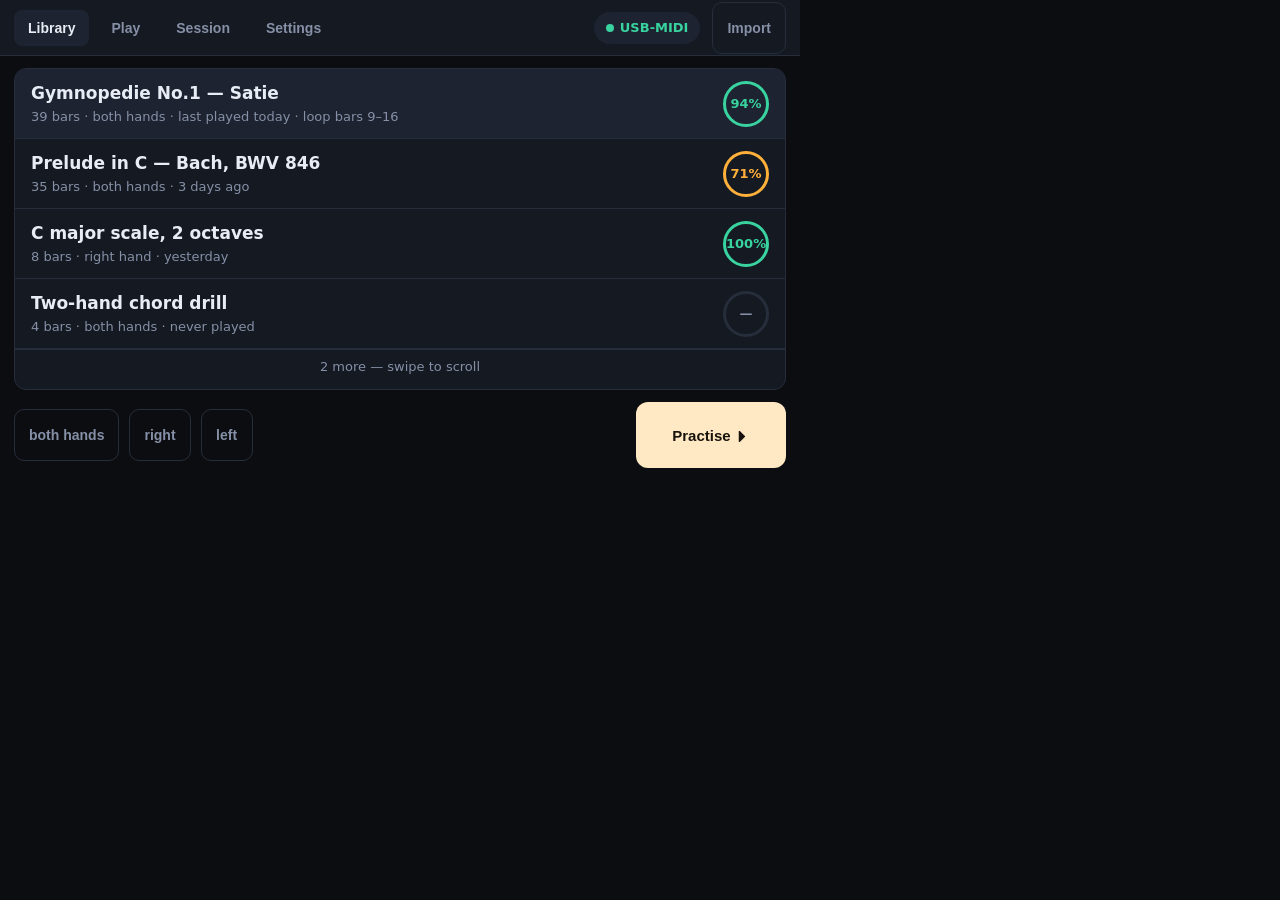
<file: app/ui/library.html>
<!doctype html>
<html lang="en">
<head>
<meta charset="utf-8">
<meta name="viewport" content="width=800, height=480, initial-scale=1">
<title>Finger_Light — Library</title>
<link rel="stylesheet" href="style.css">
</head>
<body>
<div class="screen">
  <div class="top">
    <div class="tabs">
      <button class="tab on">Library</button>
      <button class="tab">Play</button>
      <button class="tab">Session</button>
      <button class="tab">Settings</button>
    </div>
    <div class="spacer"></div>
    <div class="pill live">USB-MIDI</div>
    <button class="btn small ghost">Import</button>
  </div>

  <div class="body" style="grid-template-rows: 1fr auto;">
    <div class="card list">
      <div class="item on">
        <div>
          <div class="name">Gymnopedie No.1 &mdash; Satie</div>
          <div class="meta">39 bars &middot; both hands &middot; last played today &middot; loop bars 9&ndash;16</div>
        </div>
        <div class="ring good">94%</div>
      </div>
      <div class="item">
        <div>
          <div class="name">Prelude in C &mdash; Bach, BWV 846</div>
          <div class="meta">35 bars &middot; both hands &middot; 3 days ago</div>
        </div>
        <div class="ring mid">71%</div>
      </div>
      <div class="item">
        <div>
          <div class="name">C major scale, 2 octaves</div>
          <div class="meta">8 bars &middot; right hand &middot; yesterday</div>
        </div>
        <div class="ring good">100%</div>
      </div>
      <div class="item">
        <div>
          <div class="name">Two-hand chord drill</div>
          <div class="meta">4 bars &middot; both hands &middot; never played</div>
        </div>
        <div class="ring">&mdash;</div>
      </div>
      <div class="more">2 more &mdash; swipe to scroll</div>
    </div>

    <div style="display:flex; gap:10px; align-items:center;">
      <button class="btn ghost small">both hands</button>
      <button class="btn ghost small">right</button>
      <button class="btn ghost small">left</button>
      <div style="flex:1"></div>
      <button class="btn primary" style="min-width:150px">Practise &#9205;</button>
    </div>
  </div>
</div>
</body>
</html>
</file>
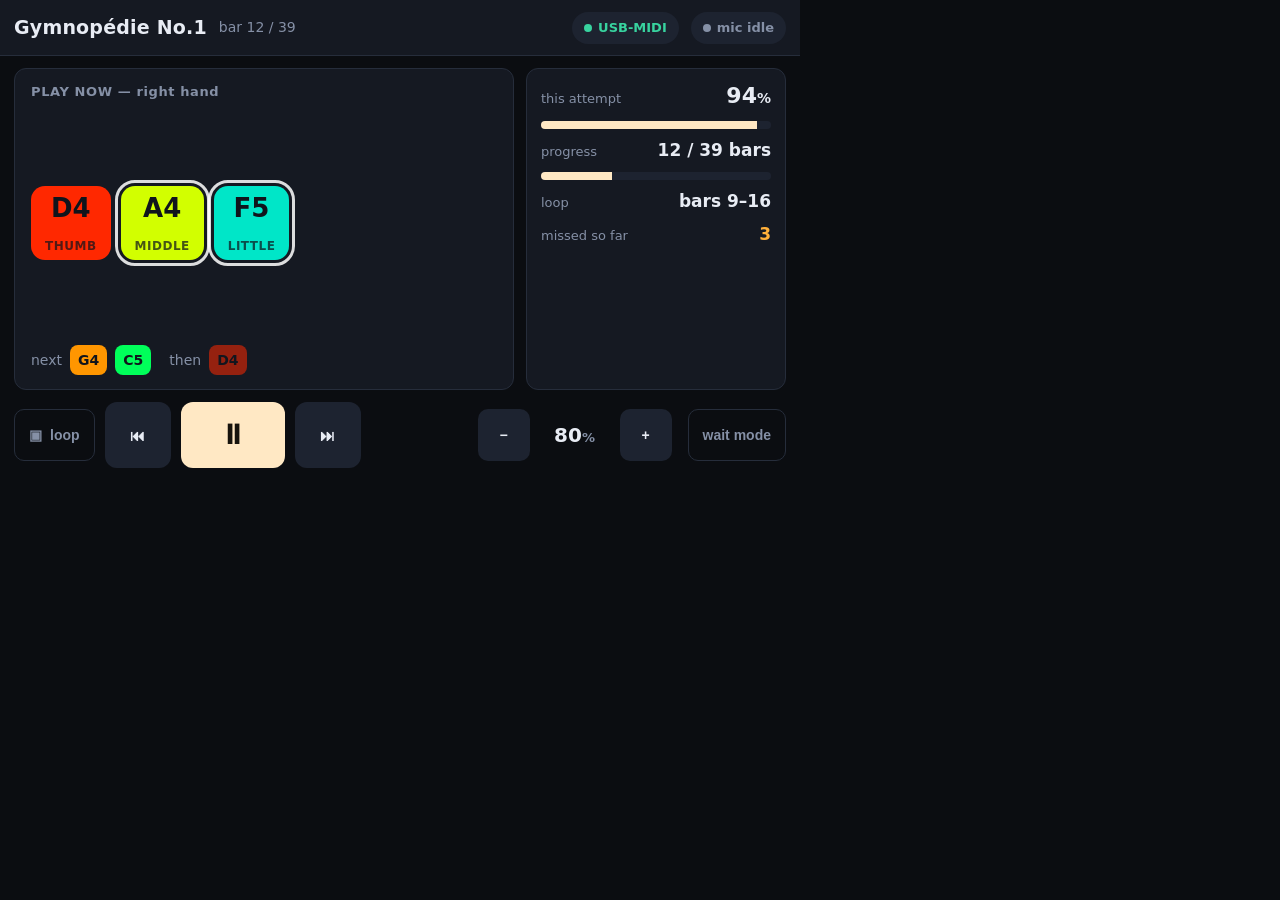
<file: app/ui/play.html>
<!doctype html>
<html lang="en">
<head>
<meta charset="utf-8">
<meta name="viewport" content="width=800, height=480, initial-scale=1">
<title>Finger_Light — Play</title>
<link rel="stylesheet" href="style.css">
</head>
<body>
<div class="screen">

  <div class="top">
    <div>
      <div class="title">Gymnop&eacute;die No.1</div>
    </div>
    <div class="sub">bar 12 / 39</div>
    <div class="spacer"></div>
    <div class="pill live">USB-MIDI</div>
    <div class="pill off">mic idle</div>
  </div>

  <div style="display:grid; grid-template-rows: 1fr auto; min-height:0;">
    <div class="body cue">

      <div class="card now">
        <div class="label">PLAY NOW &mdash; right hand</div>
        <div class="chips" style="align-self:center">
          <div class="chip f1">D4<span class="fng">THUMB</span></div>
          <div class="chip f3 waiting">A4<span class="fng">MIDDLE</span></div>
          <div class="chip f5 waiting">F5<span class="fng">LITTLE</span></div>
        </div>
        <div class="next">
          next
          <span class="mini" style="background:var(--f2)">G4</span>
          <span class="mini" style="background:var(--f4)">C5</span>
          <span style="margin-left:10px">then</span>
          <span class="mini" style="background:var(--f1);opacity:.55">D4</span>
        </div>
      </div>

      <div class="card meter">
        <div class="row"><span class="k">this attempt</span><span class="v">94<small style="font-size:14px">%</small></span></div>
        <div class="bar"><i style="width:94%"></i></div>
        <div class="row"><span class="k">progress</span><span class="v small">12 / 39 bars</span></div>
        <div class="bar"><i style="width:31%"></i></div>
        <div class="row"><span class="k">loop</span><span class="v small">bars 9&ndash;16</span></div>
        <div class="row"><span class="k">missed so far</span><span class="v small" style="color:var(--warn)">3</span></div>
      </div>

    </div>

    <div class="transport">
      <button class="btn small ghost">&#9635;<span>loop</span></button>
      <button class="btn">&#9198;</button>
      <button class="btn primary play" style="min-width:104px"><span class="glyph">&#9208;</span></button>
      <button class="btn">&#9197;</button>
      <div class="grow"></div>
      <div class="tempo">
        <button class="btn small">&minus;</button>
        <div class="val">80<span style="font-size:13px;color:var(--dim)">%</span></div>
        <button class="btn small">+</button>
      </div>
      <button class="btn small ghost" style="margin-left:6px">wait mode</button>
    </div>
  </div>

</div>
</body>
</html>
</file>
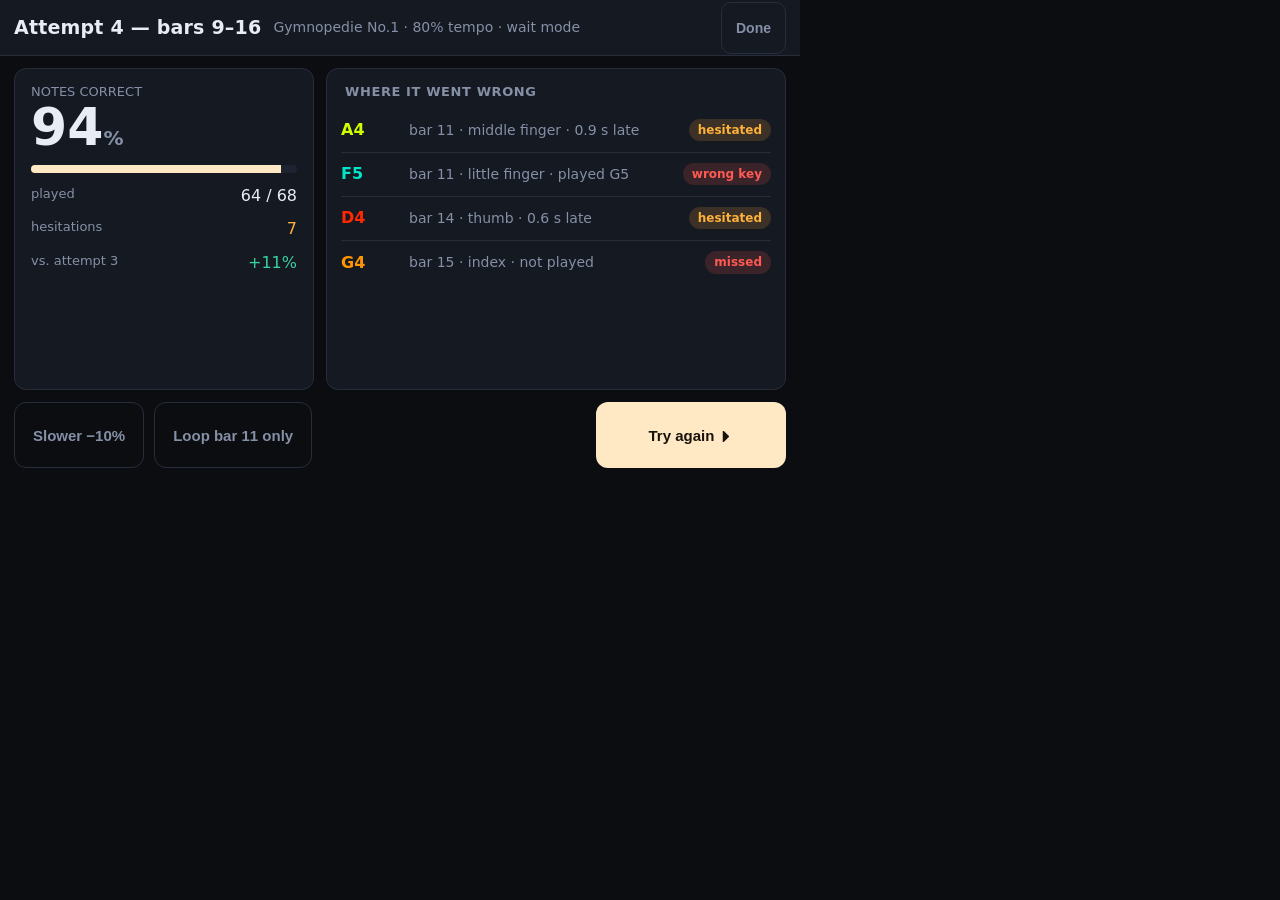
<file: app/ui/session.html>
<!doctype html>
<html lang="en">
<head>
<meta charset="utf-8">
<meta name="viewport" content="width=800, height=480, initial-scale=1">
<title>Finger_Light — Session</title>
<link rel="stylesheet" href="style.css">
</head>
<body>
<div class="screen">
  <div class="top">
    <div><div class="title">Attempt 4 &mdash; bars 9&ndash;16</div></div>
    <div class="sub">Gymnopedie No.1 &middot; 80% tempo &middot; wait mode</div>
    <div class="spacer"></div>
    <button class="btn small ghost">Done</button>
  </div>

  <div class="body" style="grid-template-rows: 1fr auto;">
    <div class="grid2">
      <div class="card stat">
        <div>
          <div class="k" style="color:var(--dim);font-size:13px">NOTES CORRECT</div>
          <div class="big">94<small>%</small></div>
        </div>
        <div class="bar"><i style="width:94%"></i></div>
        <div class="row" style="display:flex;justify-content:space-between">
          <span class="k" style="color:var(--dim);font-size:13px">played</span><span class="v small">64 / 68</span>
        </div>
        <div class="row" style="display:flex;justify-content:space-between">
          <span class="k" style="color:var(--dim);font-size:13px">hesitations</span><span class="v small" style="color:var(--warn)">7</span>
        </div>
        <div class="row" style="display:flex;justify-content:space-between">
          <span class="k" style="color:var(--dim);font-size:13px">vs. attempt 3</span><span class="v small" style="color:var(--ok)">+11%</span>
        </div>
      </div>

      <div class="card misses">
        <div style="color:var(--dim);font-size:13px;font-weight:600;letter-spacing:.6px;margin:2px 4px 8px">WHERE IT WENT WRONG</div>
        <div class="miss"><div class="note" style="color:var(--f3)">A4</div><div class="why">bar 11 &middot; middle finger &middot; 0.9 s late</div><div class="tag late">hesitated</div></div>
        <div class="miss"><div class="note" style="color:var(--f5)">F5</div><div class="why">bar 11 &middot; little finger &middot; played G5</div><div class="tag wrong">wrong key</div></div>
        <div class="miss"><div class="note" style="color:var(--f1)">D4</div><div class="why">bar 14 &middot; thumb &middot; 0.6 s late</div><div class="tag late">hesitated</div></div>
        <div class="miss"><div class="note" style="color:var(--f2)">G4</div><div class="why">bar 15 &middot; index &middot; not played</div><div class="tag wrong">missed</div></div>
      </div>
    </div>

    <div style="display:flex; gap:10px; align-items:center;">
      <button class="btn ghost">Slower &minus;10%</button>
      <button class="btn ghost">Loop bar 11 only</button>
      <div style="flex:1"></div>
      <button class="btn primary" style="min-width:190px">Try again &#9205;</button>
    </div>
  </div>
</div>
</body>
</html>
</file>
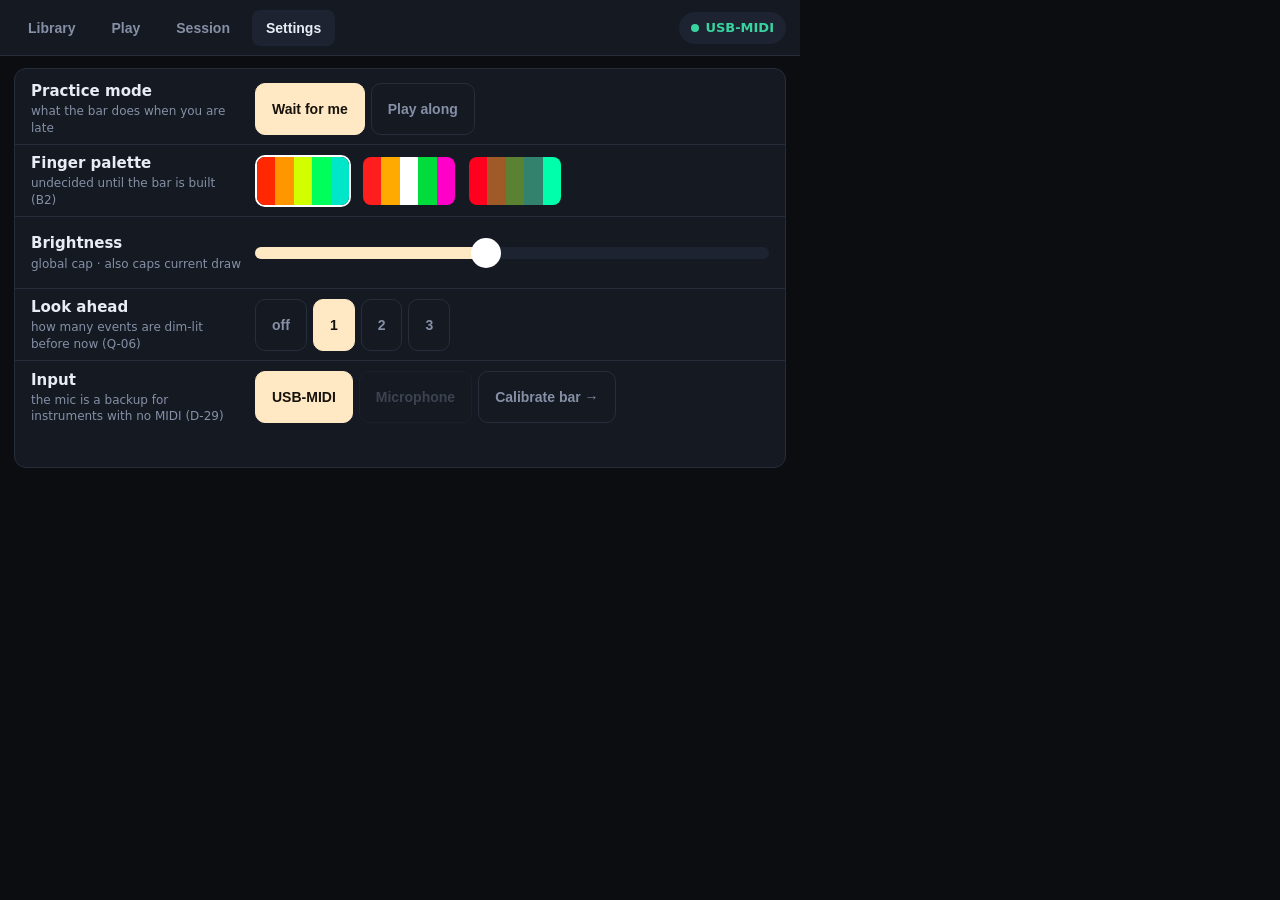
<file: app/ui/settings.html>
<!doctype html>
<html lang="en">
<head>
<meta charset="utf-8">
<meta name="viewport" content="width=800, height=480, initial-scale=1">
<title>Finger_Light — Settings</title>
<link rel="stylesheet" href="style.css">
</head>
<body>
<div class="screen">
  <div class="top">
    <div class="tabs">
      <button class="tab">Library</button>
      <button class="tab">Play</button>
      <button class="tab">Session</button>
      <button class="tab on">Settings</button>
    </div>
    <div class="spacer"></div>
    <div class="pill live">USB-MIDI</div>
  </div>

  <div class="body">
    <div class="card rows">
      <div class="srow">
        <div class="k">Practice mode<small>what the bar does when you are late</small></div>
        <div class="seg">
          <button class="on">Wait for me</button>
          <button>Play along</button>
        </div>
      </div>
      <div class="srow">
        <div class="k">Finger palette<small>undecided until the bar is built (B2)</small></div>
        <div class="swatches">
          <div class="sw on"><i style="background:var(--f1)"></i><i style="background:var(--f2)"></i><i style="background:var(--f3)"></i><i style="background:var(--f4)"></i><i style="background:var(--f5)"></i></div>
          <div class="sw"><i style="background:#ff1e1e"></i><i style="background:#ffaa00"></i><i style="background:#ffffff"></i><i style="background:#00dc3c"></i><i style="background:#ff00c8"></i></div>
          <div class="sw"><i style="background:#ff001e"></i><i style="background:#a05a28"></i><i style="background:#5a8232"></i><i style="background:#32826e"></i><i style="background:#00ffaa"></i></div>
        </div>
      </div>
      <div class="srow">
        <div class="k">Brightness<small>global cap &middot; also caps current draw</small></div>
        <div class="slider"><i style="width:45%"></i><b style="left:45%"></b></div>
      </div>
      <div class="srow">
        <div class="k">Look ahead<small>how many events are dim-lit before now (Q-06)</small></div>
        <div class="seg">
          <button>off</button><button class="on">1</button><button>2</button><button>3</button>
        </div>
      </div>
      <div class="srow">
        <div class="k">Input<small>the mic is a backup for instruments with no MIDI (D-29)</small></div>
        <div class="seg">
          <button class="on">USB-MIDI</button>
          <button disabled>Microphone</button>
          <button class="ghost">Calibrate bar &#8594;</button>
        </div>
      </div>
    </div>
  </div>
</div>
</body>
</html>
</file>
<file: app/ui/style.css>
/* Finger_Light app — 800x480 DSI panel, kiosk Chromium on the Pi 5 (D-30).
 *
 * Everything here is local: no CDN, no webfont, no framework. The Pi may be
 * offline next to the piano, and a UI that needs the network to render is a UI
 * that fails the moment it matters.
 *
 * Touch sizing is not guessed. 800x480 on a 5" panel is 933 px over 5 in =
 * 187 ppi, so 1 mm = 7.35 px. A comfortable finger target is ~9 mm = 66 px and
 * the floor is ~7 mm = 52 px; --tap below is 66 px and nothing interactive is
 * smaller than --tap-min.
 *
 * Finger colours are the firmware's own PALETTE_RAMP (firmware/src/fingerlight/
 * colors.py) so the screen and the bar say the same thing with the same hue.
 */

:root {
  --tap: 66px;
  --tap-min: 52px;

  --bg: #0b0d11;
  --panel: #151922;
  --panel-hi: #1d2330;
  --line: #262d3b;
  --text: #e8ecf4;
  --dim: #8590a6;
  --accent: #ffe8c4;          /* the bar's own unified colour, 255,232,196 */
  --ok: #38d39f;
  --warn: #ffb03a;
  --bad: #ff5a52;

  --f1: #ff2800;              /* thumb  */
  --f2: #ff9600;              /* index  */
  --f3: #d2ff00;              /* middle */
  --f4: #00ff5a;              /* ring   */
  --f5: #00e6c8;              /* little */
}

* { box-sizing: border-box; margin: 0; padding: 0; -webkit-tap-highlight-color: transparent; }

html, body {
  width: 800px; height: 480px; overflow: hidden;
  background: var(--bg); color: var(--text);
  font: 16px/1.35 "Segoe UI", Roboto, system-ui, sans-serif;
  user-select: none;
}

.screen { display: grid; grid-template-rows: 56px 1fr; height: 480px; }

/* ---------------------------------------------------------------- top bar */
.top {
  display: flex; align-items: center; gap: 12px;
  padding: 0 14px; background: var(--panel); border-bottom: 1px solid var(--line);
}
.top .title { font-size: 19px; font-weight: 600; letter-spacing: .2px; }
.top .sub { color: var(--dim); font-size: 14px; }
.top .spacer { flex: 1; }
.pill {
  display: inline-flex; align-items: center; gap: 6px;
  height: 32px; padding: 0 12px; border-radius: 16px;
  background: var(--panel-hi); color: var(--dim); font-size: 13px; font-weight: 600;
}
.pill.live { color: var(--ok); }
.pill.live::before { content: ""; width: 8px; height: 8px; border-radius: 50%; background: var(--ok); }
.pill.off::before { content: ""; width: 8px; height: 8px; border-radius: 50%; background: var(--dim); }

/* ------------------------------------------------------------------- tabs */
.tabs { display: flex; gap: 8px; }
.tab {
  height: 36px; padding: 0 14px; border-radius: 8px; border: 0;
  background: transparent; color: var(--dim); font-size: 14px; font-weight: 600;
}
.tab.on { background: var(--panel-hi); color: var(--text); }

/* ------------------------------------------------------------------ body */
.body { padding: 12px 14px; display: grid; gap: 12px; min-height: 0; }

.card { background: var(--panel); border: 1px solid var(--line); border-radius: 12px; }

/* --------------------------------------------------------------- buttons */
.btn {
  height: var(--tap); min-width: var(--tap); padding: 0 18px; border: 0; border-radius: 12px;
  background: var(--panel-hi); color: var(--text);
  font-size: 15px; font-weight: 600; display: inline-flex;
  align-items: center; justify-content: center; gap: 8px;
}
.btn.small { height: var(--tap-min); min-width: var(--tap-min); padding: 0 14px; font-size: 14px; border-radius: 10px; }
.btn.primary { background: var(--accent); color: #17130c; }
.btn.ghost { background: transparent; border: 1px solid var(--line); color: var(--dim); }
.btn .glyph { font-size: 22px; line-height: 1; }
.btn.play .glyph { font-size: 28px; }

/* --------------------------------------------------- PLAY: the cue block */
.cue { display: grid; grid-template-columns: 1fr 260px; gap: 12px; min-height: 0; }

.now { padding: 14px 16px; display: grid; grid-template-rows: auto 1fr auto; }
.now .label { color: var(--dim); font-size: 13px; font-weight: 600; letter-spacing: .6px; }
.chips { display: flex; align-items: center; gap: 10px; }
.chip {
  height: 74px; min-width: 74px; padding: 0 14px; border-radius: 14px;
  display: grid; place-items: center; color: #10141c;
  font-size: 26px; font-weight: 700;
}
.chip .fng { display: block; font-size: 12px; font-weight: 700; opacity: .72; letter-spacing: .5px; }
.chip.f1 { background: var(--f1); } .chip.f2 { background: var(--f2); }
.chip.f3 { background: var(--f3); } .chip.f4 { background: var(--f4); }
.chip.f5 { background: var(--f5); }
.chip.waiting { outline: 3px solid rgba(255,255,255,.85); outline-offset: 3px; }
.chip.done { opacity: .28; }

.next { display: flex; align-items: center; gap: 8px; color: var(--dim); font-size: 14px; }
.next .mini {
  height: 30px; min-width: 30px; padding: 0 8px; border-radius: 8px;
  display: grid; place-items: center; color: #10141c; font-size: 14px; font-weight: 700;
}

.meter { padding: 12px 14px; display: grid; gap: 10px; align-content: start; }
.meter .row { display: flex; justify-content: space-between; align-items: baseline; }
.meter .k { color: var(--dim); font-size: 13px; }
.meter .v { font-size: 22px; font-weight: 700; font-variant-numeric: tabular-nums; }
.meter .v.small { font-size: 17px; }
.bar { height: 8px; border-radius: 4px; background: var(--panel-hi); overflow: hidden; }
.bar > i { display: block; height: 100%; background: var(--accent); }

/* ------------------------------------------------------------- transport */
.transport { display: flex; align-items: center; gap: 10px; padding: 0 14px 12px; }
.transport .grow { flex: 1; }
.tempo { display: flex; align-items: center; gap: 8px; }
.tempo .val { min-width: 74px; text-align: center; font-size: 20px; font-weight: 700; font-variant-numeric: tabular-nums; }

/* --------------------------------------------------------------- library */
/* 4 rows is what 480 px actually affords once the top bar and the action row
   are paid for; the 5th is a scroll affordance, not a clipped row. */
.list { overflow: hidden; display: grid; grid-template-rows: repeat(4, 70px) auto; }
.more { display: flex; align-items: center; justify-content: center; height: 34px;
        color: var(--dim); font-size: 13px; border-top: 1px solid var(--line); }
.item {
  display: grid; grid-template-columns: 1fr auto; align-items: center; gap: 10px;
  height: 70px; padding: 0 16px; border-bottom: 1px solid var(--line);
}
.item:last-child { border-bottom: 0; }
.item.on { background: var(--panel-hi); }
.item .name { font-size: 17px; font-weight: 600; }
.item .meta { color: var(--dim); font-size: 13px; margin-top: 3px; }
.ring { width: 46px; height: 46px; border-radius: 50%; display: grid; place-items: center;
        font-size: 13px; font-weight: 700; border: 3px solid var(--line); color: var(--dim); }
.ring.good { border-color: var(--ok); color: var(--ok); }
.ring.mid { border-color: var(--warn); color: var(--warn); }

/* --------------------------------------------------------------- session */
.grid2 { display: grid; grid-template-columns: 300px 1fr; gap: 12px; min-height: 0; }
.stat { padding: 14px 16px; display: grid; gap: 12px; align-content: start; }
.big { font-size: 52px; font-weight: 800; line-height: 1; font-variant-numeric: tabular-nums; }
.big small { font-size: 20px; color: var(--dim); font-weight: 600; }
.misses { padding: 12px 14px; overflow: hidden; }
.miss { display: grid; grid-template-columns: 58px 1fr auto; gap: 10px; align-items: center;
        height: 44px; border-bottom: 1px solid var(--line); font-size: 14px; }
.miss:last-child { border-bottom: 0; }
.miss .note { font-weight: 700; font-size: 16px; }
.miss .why { color: var(--dim); }
.tag { padding: 3px 9px; border-radius: 999px; font-size: 12px; font-weight: 700; }
.tag.late { background: rgba(255,176,58,.16); color: var(--warn); }
.tag.wrong { background: rgba(255,90,82,.16); color: var(--bad); }

/* -------------------------------------------------------------- settings */
.rows { padding: 4px 0; }
.srow { display: grid; grid-template-columns: 210px 1fr; align-items: center; gap: 14px;
        height: 72px; padding: 0 16px; border-bottom: 1px solid var(--line); }
.srow:last-child { border-bottom: 0; }
.srow .k { font-size: 15px; font-weight: 600; }
.srow .k small { display: block; color: var(--dim); font-size: 12px; font-weight: 500; margin-top: 2px; }
.seg { display: flex; gap: 6px; }
.seg button { height: var(--tap-min); padding: 0 16px; border: 1px solid var(--line); background: transparent;
              color: var(--dim); border-radius: 10px; font-size: 14px; font-weight: 600; }
.seg button.on { background: var(--accent); color: #17130c; border-color: var(--accent); }
.seg button:disabled { opacity: .35; }
.slider { height: 12px; border-radius: 6px; background: var(--panel-hi); position: relative; }
.slider > i { position: absolute; inset: 0 auto 0 0; border-radius: 6px; background: var(--accent); }
.slider > b { position: absolute; top: 50%; width: 30px; height: 30px; border-radius: 50%;
              background: #fff; transform: translate(-50%, -50%); }
.swatches { display: flex; gap: 10px; }
.sw { width: 96px; height: var(--tap-min); border-radius: 10px; border: 2px solid transparent;
      display: flex; overflow: hidden; }
.sw.on { border-color: #fff; }
.sw i { flex: 1; }
</file>
